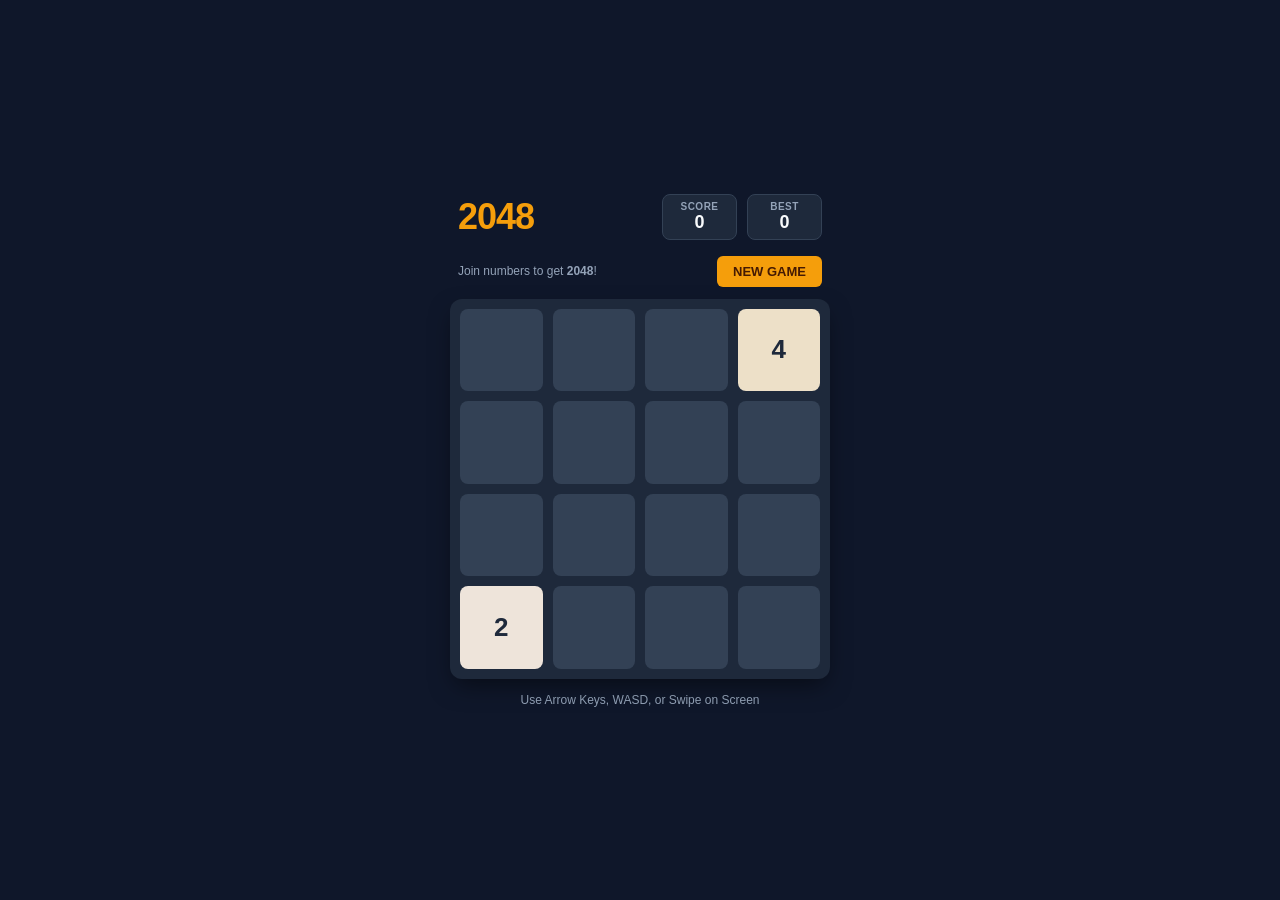
<file: public/games/2048/index.html>
<!DOCTYPE html>
<html lang="en">
<head>
  <meta charset="UTF-8">
  <meta name="viewport" content="width=device-width, initial-scale=1.0, user-scalable=no">
  <title>2048</title>
  <style>
    * { box-sizing: border-box; margin: 0; padding: 0; user-select: none; }
    body {
      background: #0f172a;
      color: #f8fafc;
      font-family: -apple-system, BlinkMacSystemFont, "Segoe UI", Roboto, sans-serif;
      display: flex;
      flex-direction: column;
      align-items: center;
      justify-content: center;
      min-height: 100vh;
      overflow: hidden;
      touch-action: none;
    }
    .header {
      display: flex;
      align-items: center;
      justify-content: space-between;
      width: 100%;
      max-width: 380px;
      margin-bottom: 16px;
      padding: 0 8px;
    }
    .title {
      font-size: 36px;
      font-weight: 900;
      color: #f59e0b;
      letter-spacing: -1px;
    }
    .scores-row {
      display: flex;
      gap: 10px;
    }
    .score-box {
      background: #1e293b;
      border: 1px solid #334155;
      padding: 6px 14px;
      border-radius: 8px;
      text-align: center;
      min-width: 75px;
    }
    .score-label {
      font-size: 10px;
      color: #94a3b8;
      font-weight: 700;
      letter-spacing: 0.5px;
    }
    .score-val {
      font-size: 18px;
      font-weight: 800;
      color: #f8fafc;
    }
    .controls-row {
      display: flex;
      justify-content: space-between;
      align-items: center;
      width: 100%;
      max-width: 380px;
      margin-bottom: 12px;
      padding: 0 8px;
    }
    .btn {
      background: #f59e0b;
      color: #451a03;
      border: none;
      font-weight: 700;
      font-size: 13px;
      padding: 8px 16px;
      border-radius: 6px;
      cursor: pointer;
    }
    .btn:active { transform: scale(0.96); }
    .grid-container {
      position: relative;
      background: #1e293b;
      padding: 10px;
      border-radius: 12px;
      width: 380px;
      height: 380px;
      display: grid;
      grid-template-columns: repeat(4, 1fr);
      grid-template-rows: repeat(4, 1fr);
      gap: 10px;
      box-shadow: 0 10px 25px -5px rgba(0, 0, 0, 0.5);
    }
    .cell {
      background: #334155;
      border-radius: 8px;
      display: flex;
      align-items: center;
      justify-content: center;
      font-size: 26px;
      font-weight: 800;
      transition: transform 0.1s ease-in-out, background-color 0.1s;
    }
    .cell[data-val="2"]    { background: #eee4da; color: #1e293b; }
    .cell[data-val="4"]    { background: #ede0c8; color: #1e293b; }
    .cell[data-val="8"]    { background: #f2b179; color: #f8fafc; }
    .cell[data-val="16"]   { background: #f59563; color: #f8fafc; }
    .cell[data-val="32"]   { background: #f67c5f; color: #f8fafc; }
    .cell[data-val="64"]   { background: #e95938; color: #f8fafc; }
    .cell[data-val="128"]  { background: #edcf72; color: #f8fafc; font-size: 22px; }
    .cell[data-val="256"]  { background: #edcc61; color: #f8fafc; font-size: 22px; }
    .cell[data-val="512"]  { background: #edc850; color: #f8fafc; font-size: 22px; }
    .cell[data-val="1024"] { background: #edc53f; color: #f8fafc; font-size: 18px; }
    .cell[data-val="2048"] { background: #10b981; color: #f8fafc; font-size: 18px; }
    .cell[data-val="4096"] { background: #6366f1; color: #f8fafc; font-size: 18px; }
    
    .overlay {
      position: absolute;
      inset: 0;
      background: rgba(15, 23, 42, 0.88);
      border-radius: 12px;
      display: flex;
      flex-direction: column;
      align-items: center;
      justify-content: center;
      gap: 12px;
      backdrop-filter: blur(4px);
    }
    .overlay.hidden { display: none; }
    .hint {
      margin-top: 14px;
      font-size: 12px;
      color: #94a3b8;
    }
  </style>
</head>
<body>
  <div class="header">
    <div class="title">2048</div>
    <div class="scores-row">
      <div class="score-box">
        <div class="score-label">SCORE</div>
        <div id="score" class="score-val">0</div>
      </div>
      <div class="score-box">
        <div class="score-label">BEST</div>
        <div id="best-score" class="score-val">0</div>
      </div>
    </div>
  </div>

  <div class="controls-row">
    <span style="font-size: 12px; color: #94a3b8;">Join numbers to get <strong>2048</strong>!</span>
    <button id="new-game-btn" class="btn">NEW GAME</button>
  </div>

  <div class="grid-container" id="grid">
    <div class="cell" id="c-0-0"></div><div class="cell" id="c-0-1"></div><div class="cell" id="c-0-2"></div><div class="cell" id="c-0-3"></div>
    <div class="cell" id="c-1-0"></div><div class="cell" id="c-1-1"></div><div class="cell" id="c-1-2"></div><div class="cell" id="c-1-3"></div>
    <div class="cell" id="c-2-0"></div><div class="cell" id="c-2-1"></div><div class="cell" id="c-2-2"></div><div class="cell" id="c-2-3"></div>
    <div class="cell" id="c-3-0"></div><div class="cell" id="c-3-1"></div><div class="cell" id="c-3-2"></div><div class="cell" id="c-3-3"></div>

    <div id="overlay" class="overlay hidden">
      <h2 id="overlay-msg" style="font-size: 26px; font-weight: 800;">GAME OVER</h2>
      <button id="overlay-btn" class="btn">TRY AGAIN</button>
    </div>
  </div>

  <div class="hint">Use Arrow Keys, WASD, or Swipe on Screen</div>

  <script>
    let board = [
      [0,0,0,0],
      [0,0,0,0],
      [0,0,0,0],
      [0,0,0,0]
    ];
    let score = 0;
    let best = parseInt(localStorage.getItem('2048_best') || '0', 10);
    const scoreEl = document.getElementById('score');
    const bestEl = document.getElementById('best-score');
    const overlay = document.getElementById('overlay');
    const overlayMsg = document.getElementById('overlay-msg');
    const overlayBtn = document.getElementById('overlay-btn');
    const newGameBtn = document.getElementById('new-game-btn');

    bestEl.textContent = best;

    function init() {
      board = [
        [0,0,0,0],
        [0,0,0,0],
        [0,0,0,0],
        [0,0,0,0]
      ];
      score = 0;
      updateScore(0);
      overlay.classList.add('hidden');
      spawnTile();
      spawnTile();
      render();
    }

    function spawnTile() {
      const empty = [];
      for (let r = 0; r < 4; r++) {
        for (let c = 0; c < 4; c++) {
          if (board[r][c] === 0) empty.push({ r, c });
        }
      }
      if (empty.length === 0) return;
      const spot = empty[Math.floor(Math.random() * empty.length)];
      board[spot.r][spot.c] = Math.random() < 0.9 ? 2 : 4;
    }

    function render() {
      for (let r = 0; r < 4; r++) {
        for (let c = 0; c < 4; c++) {
          const el = document.getElementById(`c-${r}-${c}`);
          const val = board[r][c];
          el.textContent = val > 0 ? val : '';
          el.setAttribute('data-val', val > 0 ? val : '');
        }
      }
    }

    function updateScore(add) {
      score += add;
      scoreEl.textContent = score;
      if (score > best) {
        best = score;
        bestEl.textContent = best;
        localStorage.setItem('2048_best', best);
      }
    }

    function slideRow(row) {
      let filtered = row.filter(v => v !== 0);
      let scoreGained = 0;
      for (let i = 0; i < filtered.length - 1; i++) {
        if (filtered[i] === filtered[i + 1]) {
          filtered[i] *= 2;
          scoreGained += filtered[i];
          filtered[i + 1] = 0;
        }
      }
      filtered = filtered.filter(v => v !== 0);
      while (filtered.length < 4) filtered.push(0);
      return { newRow: filtered, scoreGained };
    }

    function move(dir) {
      let moved = false;
      let totalGained = 0;

      if (dir === 'left') {
        for (let r = 0; r < 4; r++) {
          const { newRow, scoreGained } = slideRow(board[r]);
          if (newRow.some((v, idx) => v !== board[r][idx])) moved = true;
          board[r] = newRow;
          totalGained += scoreGained;
        }
      } else if (dir === 'right') {
        for (let r = 0; r < 4; r++) {
          const reversed = [...board[r]].reverse();
          const { newRow, scoreGained } = slideRow(reversed);
          const back = newRow.reverse();
          if (back.some((v, idx) => v !== board[r][idx])) moved = true;
          board[r] = back;
          totalGained += scoreGained;
        }
      } else if (dir === 'up') {
        for (let c = 0; c < 4; c++) {
          const col = [board[0][c], board[1][c], board[2][c], board[3][c]];
          const { newRow, scoreGained } = slideRow(col);
          if (newRow.some((v, idx) => v !== col[idx])) moved = true;
          for (let r = 0; r < 4; r++) board[r][c] = newRow[r];
          totalGained += scoreGained;
        }
      } else if (dir === 'down') {
        for (let c = 0; c < 4; c++) {
          const col = [board[3][c], board[2][c], board[1][c], board[0][c]];
          const { newRow, scoreGained } = slideRow(col);
          const back = newRow.reverse();
          if (back.some((v, idx) => v !== board[idx][c])) moved = true;
          for (let r = 0; r < 4; r++) board[r][c] = back[r];
          totalGained += scoreGained;
        }
      }

      if (moved) {
        updateScore(totalGained);
        spawnTile();
        render();
        checkStatus();
      }
    }

    function checkStatus() {
      // Check 2048
      for (let r = 0; r < 4; r++) {
        for (let c = 0; c < 4; c++) {
          if (board[r][c] === 2048 && !window.won2048) {
            window.won2048 = true;
            overlayMsg.textContent = 'YOU WIN!';
            overlayBtn.textContent = 'CONTINUE';
            overlay.classList.remove('hidden');
            return;
          }
        }
      }

      // Check if any moves left
      for (let r = 0; r < 4; r++) {
        for (let c = 0; c < 4; c++) {
          if (board[r][c] === 0) return;
          if (r < 3 && board[r][c] === board[r + 1][c]) return;
          if (c < 3 && board[r][c] === board[r][c + 1]) return;
        }
      }

      // No moves left -> Game Over
      overlayMsg.textContent = 'GAME OVER';
      overlayBtn.textContent = 'TRY AGAIN';
      overlay.classList.remove('hidden');
    }

    window.addEventListener('keydown', (e) => {
      if (['ArrowUp', 'KeyW'].includes(e.code)) { e.preventDefault(); move('up'); }
      if (['ArrowDown', 'KeyS'].includes(e.code)) { e.preventDefault(); move('down'); }
      if (['ArrowLeft', 'KeyA'].includes(e.code)) { e.preventDefault(); move('left'); }
      if (['ArrowRight', 'KeyD'].includes(e.code)) { e.preventDefault(); move('right'); }
    });

    // Touch Swipe
    let touchStartX = 0;
    let touchStartY = 0;
    document.addEventListener('touchstart', e => {
      touchStartX = e.touches[0].clientX;
      touchStartY = e.touches[0].clientY;
    }, { passive: true });

    document.addEventListener('touchend', e => {
      const dx = e.changedTouches[0].clientX - touchStartX;
      const dy = e.changedTouches[0].clientY - touchStartY;
      if (Math.abs(dx) > Math.abs(dy) && Math.abs(dx) > 30) {
        if (dx > 0) move('right');
        else move('left');
      } else if (Math.abs(dy) > 30) {
        if (dy > 0) move('down');
        else move('up');
      }
    }, { passive: true });

    newGameBtn.addEventListener('click', init);
    overlayBtn.addEventListener('click', () => {
      if (overlayMsg.textContent === 'YOU WIN!') {
        overlay.classList.add('hidden');
      } else {
        init();
      }
    });

    init();
  </script>
</body>
</html>
</file>
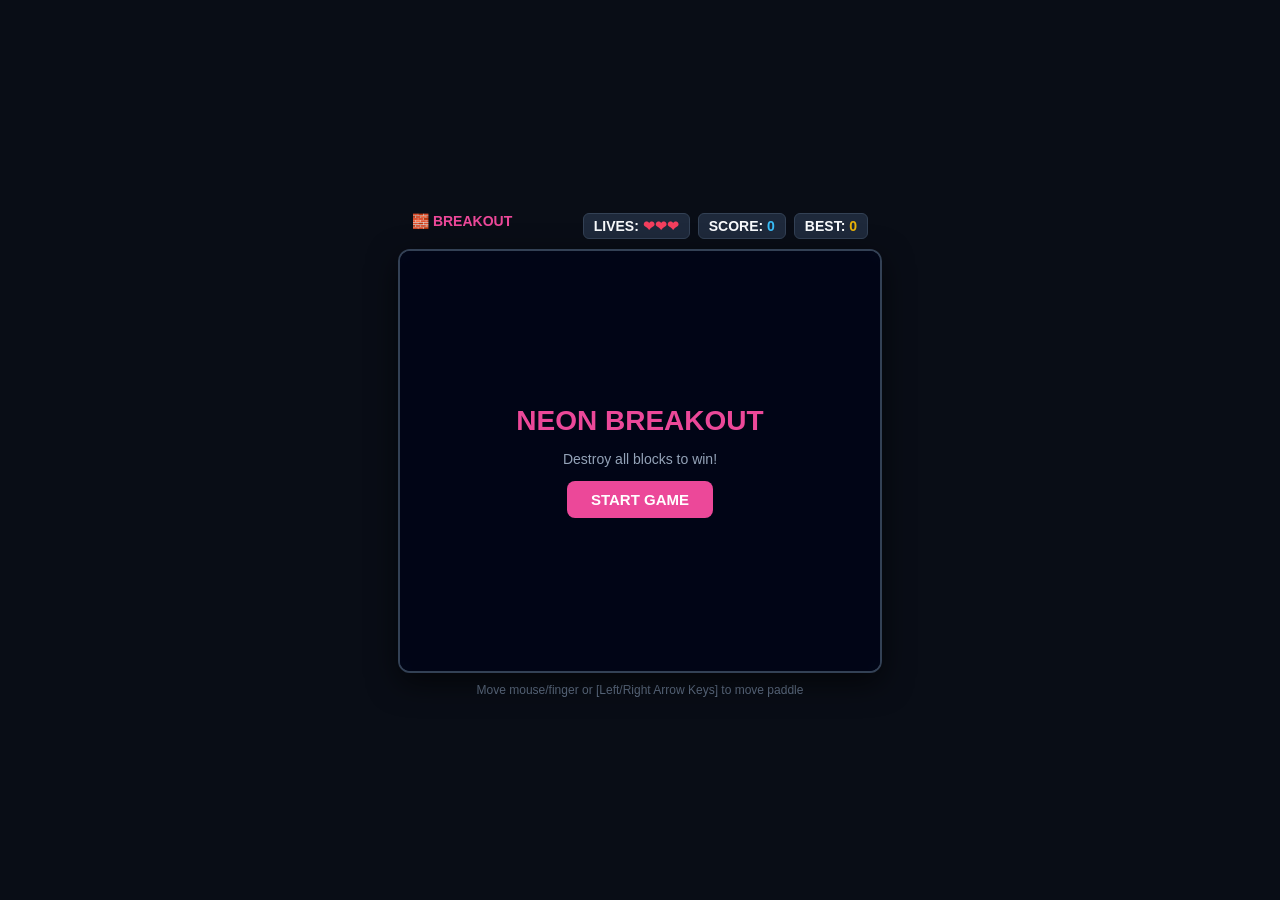
<file: public/games/breakout/index.html>
<!DOCTYPE html>
<html lang="en">
<head>
  <meta charset="UTF-8">
  <meta name="viewport" content="width=device-width, initial-scale=1.0, user-scalable=no">
  <title>Neon Breakout</title>
  <style>
    * { box-sizing: border-box; margin: 0; padding: 0; user-select: none; }
    body {
      background: #090d16;
      color: #f8fafc;
      font-family: -apple-system, BlinkMacSystemFont, "Segoe UI", Roboto, sans-serif;
      display: flex;
      flex-direction: column;
      align-items: center;
      justify-content: center;
      min-height: 100vh;
      overflow: hidden;
      touch-action: none;
    }
    .top-bar {
      display: flex;
      justify-content: space-between;
      width: 100%;
      max-width: 480px;
      padding: 10px 12px;
      font-weight: 700;
      font-size: 14px;
    }
    .badge {
      background: #1e293b;
      padding: 4px 10px;
      border-radius: 6px;
      border: 1px solid #334155;
    }
    .canvas-container {
      position: relative;
      border: 2px solid #334155;
      border-radius: 12px;
      overflow: hidden;
      box-shadow: 0 10px 30px rgba(0,0,0,0.6);
      background: #020617;
    }
    canvas {
      display: block;
      cursor: none;
    }
    .overlay {
      position: absolute;
      inset: 0;
      background: rgba(2, 6, 23, 0.88);
      display: flex;
      flex-direction: column;
      align-items: center;
      justify-content: center;
      gap: 14px;
      backdrop-filter: blur(4px);
    }
    .overlay.hidden { display: none; }
    .btn {
      background: #ec4899;
      color: #ffffff;
      border: none;
      font-weight: 700;
      font-size: 15px;
      padding: 10px 24px;
      border-radius: 8px;
      cursor: pointer;
    }
    .btn:active { transform: scale(0.96); }
    .hint {
      margin-top: 10px;
      font-size: 12px;
      color: #64748b;
    }
  </style>
</head>
<body>
  <div class="top-bar">
    <div style="color: #ec4899; font-weight: 800;">🧱 BREAKOUT</div>
    <div style="display: flex; gap: 8px;">
      <div class="badge">LIVES: <span id="lives-el" style="color: #f43f5e;">❤❤❤</span></div>
      <div class="badge">SCORE: <span id="score-el" style="color: #38bdf8;">0</span></div>
      <div class="badge">BEST: <span id="best-el" style="color: #eab308;">0</span></div>
    </div>
  </div>

  <div class="canvas-container">
    <canvas id="c" width="480" height="420"></canvas>
    <div id="overlay" class="overlay">
      <h2 id="overlay-title" style="font-size: 28px; font-weight: 800; color: #ec4899;">NEON BREAKOUT</h2>
      <p id="overlay-desc" style="color: #94a3b8; font-size: 14px;">Destroy all blocks to win!</p>
      <button id="start-btn" class="btn">START GAME</button>
    </div>
  </div>

  <div class="hint">Move mouse/finger or [Left/Right Arrow Keys] to move paddle</div>

  <script>
    const canvas = document.getElementById('c');
    const ctx = canvas.getContext('2d');
    const livesEl = document.getElementById('lives-el');
    const scoreEl = document.getElementById('score-el');
    const bestEl = document.getElementById('best-el');
    const overlay = document.getElementById('overlay');
    const overlayTitle = document.getElementById('overlay-title');
    const overlayDesc = document.getElementById('overlay-desc');
    const startBtn = document.getElementById('start-btn');

    let best = parseInt(localStorage.getItem('breakout_best') || '0', 10);
    bestEl.textContent = best;

    let score = 0;
    let lives = 3;
    let isPlaying = false;

    const paddle = {
      w: 80,
      h: 12,
      x: 200,
      speed: 8
    };

    let ball = {
      x: 240,
      y: 350,
      vx: 4,
      vy: -4,
      radius: 6
    };

    const rowColors = ['#f43f5e', '#f97316', '#eab308', '#10b981', '#06b6d4'];
    const rowPoints = [50, 40, 30, 20, 10];
    const rows = 5;
    const cols = 8;
    const brickW = 52;
    const brickH = 16;
    const brickPadding = 6;
    const offsetTop = 40;
    const offsetLeft = 12;

    let bricks = [];
    let particles = [];

    let audioCtx = null;
    function sound(freq, type = 'sine', duration = 0.06) {
      try {
        if (!audioCtx) audioCtx = new (window.AudioContext || window.webkitAudioContext)();
        if (audioCtx.state === 'suspended') audioCtx.resume();
        const osc = audioCtx.createOscillator();
        const g = audioCtx.createGain();
        osc.type = type;
        osc.frequency.value = freq;
        g.gain.setValueAtTime(0.08, audioCtx.currentTime);
        g.gain.exponentialRampToValueAtTime(0.001, audioCtx.currentTime + duration);
        osc.connect(g);
        g.connect(audioCtx.destination);
        osc.start();
        osc.stop(audioCtx.currentTime + duration);
      } catch (e) {}
    }

    function initBricks() {
      bricks = [];
      for (let r = 0; r < rows; r++) {
        bricks[r] = [];
        for (let c = 0; c < cols; c++) {
          bricks[r][c] = {
            x: offsetLeft + c * (brickW + brickPadding),
            y: offsetTop + r * (brickH + brickPadding),
            status: 1,
            color: rowColors[r],
            points: rowPoints[r]
          };
        }
      }
    }

    function createParticles(x, y, color) {
      for (let i = 0; i < 8; i++) {
        particles.push({
          x, y,
          vx: (Math.random() - 0.5) * 6,
          vy: (Math.random() - 0.5) * 6,
          color,
          alpha: 1,
          size: Math.random() * 3 + 2
        });
      }
    }

    function resetBall() {
      ball.x = paddle.x + paddle.w / 2;
      ball.y = canvas.height - 40;
      ball.vx = (Math.random() > 0.5 ? 1 : -1) * 3.5;
      ball.vy = -4.5;
    }

    function resetGame() {
      score = 0;
      lives = 3;
      scoreEl.textContent = score;
      updateLives();
      initBricks();
      paddle.x = canvas.width / 2 - paddle.w / 2;
      resetBall();
    }

    function updateLives() {
      let str = '';
      for (let i = 0; i < lives; i++) str += '❤';
      livesEl.textContent = str || '0';
    }

    function update() {
      if (!isPlaying) return;

      // Keyboard paddle move
      if (keys['ArrowLeft'] || keys['KeyA']) {
        paddle.x = Math.max(0, paddle.x - paddle.speed);
      }
      if (keys['ArrowRight'] || keys['KeyD']) {
        paddle.x = Math.min(canvas.width - paddle.w, paddle.x + paddle.speed);
      }

      ball.x += ball.vx;
      ball.y += ball.vy;

      // Wall collision
      if (ball.x + ball.radius >= canvas.width) {
        ball.x = canvas.width - ball.radius;
        ball.vx *= -1;
        sound(400);
      } else if (ball.x - ball.radius <= 0) {
        ball.x = ball.radius;
        ball.vx *= -1;
        sound(400);
      }

      if (ball.y - ball.radius <= 0) {
        ball.y = ball.radius;
        ball.vy *= -1;
        sound(400);
      }

      // Paddle collision
      if (
        ball.y + ball.radius >= canvas.height - 25 - paddle.h &&
        ball.y - ball.radius <= canvas.height - 25 &&
        ball.x >= paddle.x &&
        ball.x <= paddle.x + paddle.w
      ) {
        ball.y = canvas.height - 25 - paddle.h - ball.radius;
        const hitPoint = (ball.x - (paddle.x + paddle.w / 2)) / (paddle.w / 2);
        const speed = Math.min(8, Math.hypot(ball.vx, ball.vy) * 1.02);
        ball.vx = speed * hitPoint;
        ball.vy = -Math.sqrt(Math.max(4, speed * speed - ball.vx * ball.vx));
        sound(550, 'triangle');
      }

      // Brick collision
      let allCleared = true;
      for (let r = 0; r < rows; r++) {
        for (let c = 0; c < cols; c++) {
          const b = bricks[r][c];
          if (b.status === 1) {
            allCleared = false;
            if (
              ball.x + ball.radius > b.x &&
              ball.x - ball.radius < b.x + brickW &&
              ball.y + ball.radius > b.y &&
              ball.y - ball.radius < b.y + brickH
            ) {
              b.status = 0;
              ball.vy *= -1;
              score += b.points;
              scoreEl.textContent = score;
              if (score > best) {
                best = score;
                bestEl.textContent = best;
                localStorage.setItem('breakout_best', best);
              }
              sound(650 + r * 60, 'square');
              createParticles(b.x + brickW / 2, b.y + brickH / 2, b.color);
            }
          }
        }
      }

      // Win check
      if (allCleared) {
        isPlaying = false;
        overlayTitle.textContent = 'YOU WIN!';
        overlayDesc.textContent = `All Bricks Cleared! Score: ${score}`;
        startBtn.textContent = 'PLAY AGAIN';
        overlay.classList.remove('hidden');
      }

      // Bottom fall
      if (ball.y - ball.radius > canvas.height) {
        lives--;
        updateLives();
        sound(200, 'sawtooth', 0.2);
        if (lives <= 0) {
          isPlaying = false;
          overlayTitle.textContent = 'GAME OVER';
          overlayDesc.textContent = `Final Score: ${score}`;
          startBtn.textContent = 'TRY AGAIN';
          overlay.classList.remove('hidden');
        } else {
          resetBall();
        }
      }

      // Particles
      for (let i = particles.length - 1; i >= 0; i--) {
        const p = particles[i];
        p.x += p.vx;
        p.y += p.vy;
        p.alpha -= 0.03;
        if (p.alpha <= 0) particles.splice(i, 1);
      }
    }

    function draw() {
      ctx.fillStyle = '#020617';
      ctx.fillRect(0, 0, canvas.width, canvas.height);

      // Bricks
      for (let r = 0; r < rows; r++) {
        for (let c = 0; c < cols; c++) {
          const b = bricks[r][c];
          if (b.status === 1) {
            ctx.fillStyle = b.color;
            ctx.beginPath();
            ctx.roundRect(b.x, b.y, brickW, brickH, 3);
            ctx.fill();
            // Highlight
            ctx.fillStyle = 'rgba(255,255,255,0.25)';
            ctx.fillRect(b.x, b.y, brickW, 3);
          }
        }
      }

      // Paddle
      const pGrad = ctx.createLinearGradient(paddle.x, 0, paddle.x + paddle.w, 0);
      pGrad.addColorStop(0, '#ec4899');
      pGrad.addColorStop(1, '#a855f7');
      ctx.fillStyle = pGrad;
      ctx.beginPath();
      ctx.roundRect(paddle.x, canvas.height - 25 - paddle.h, paddle.w, paddle.h, 6);
      ctx.fill();

      // Ball
      ctx.fillStyle = '#f8fafc';
      ctx.beginPath();
      ctx.arc(ball.x, ball.y, ball.radius, 0, Math.PI * 2);
      ctx.fill();

      // Particles
      particles.forEach(p => {
        ctx.fillStyle = p.color;
        ctx.globalAlpha = p.alpha;
        ctx.beginPath();
        ctx.arc(p.x, p.y, p.size, 0, Math.PI * 2);
        ctx.fill();
      });
      ctx.globalAlpha = 1;
    }

    function loop() {
      update();
      draw();
      requestAnimationFrame(loop);
    }
    loop();

    const keys = {};
    window.addEventListener('keydown', e => {
      keys[e.code] = true;
    });
    window.addEventListener('keyup', e => {
      keys[e.code] = false;
    });

    // Mouse & touch control
    canvas.addEventListener('mousemove', (e) => {
      const rect = canvas.getBoundingClientRect();
      const mouseX = e.clientX - rect.left;
      paddle.x = Math.max(0, Math.min(canvas.width - paddle.w, mouseX - paddle.w / 2));
    });

    canvas.addEventListener('touchmove', (e) => {
      e.preventDefault();
      const rect = canvas.getBoundingClientRect();
      const touchX = e.touches[0].clientX - rect.left;
      paddle.x = Math.max(0, Math.min(canvas.width - paddle.w, touchX - paddle.w / 2));
    }, { passive: false });

    startBtn.addEventListener('click', () => {
      resetGame();
      isPlaying = true;
      overlay.classList.add('hidden');
    });

    initBricks();
  </script>
</body>
</html>
</file>
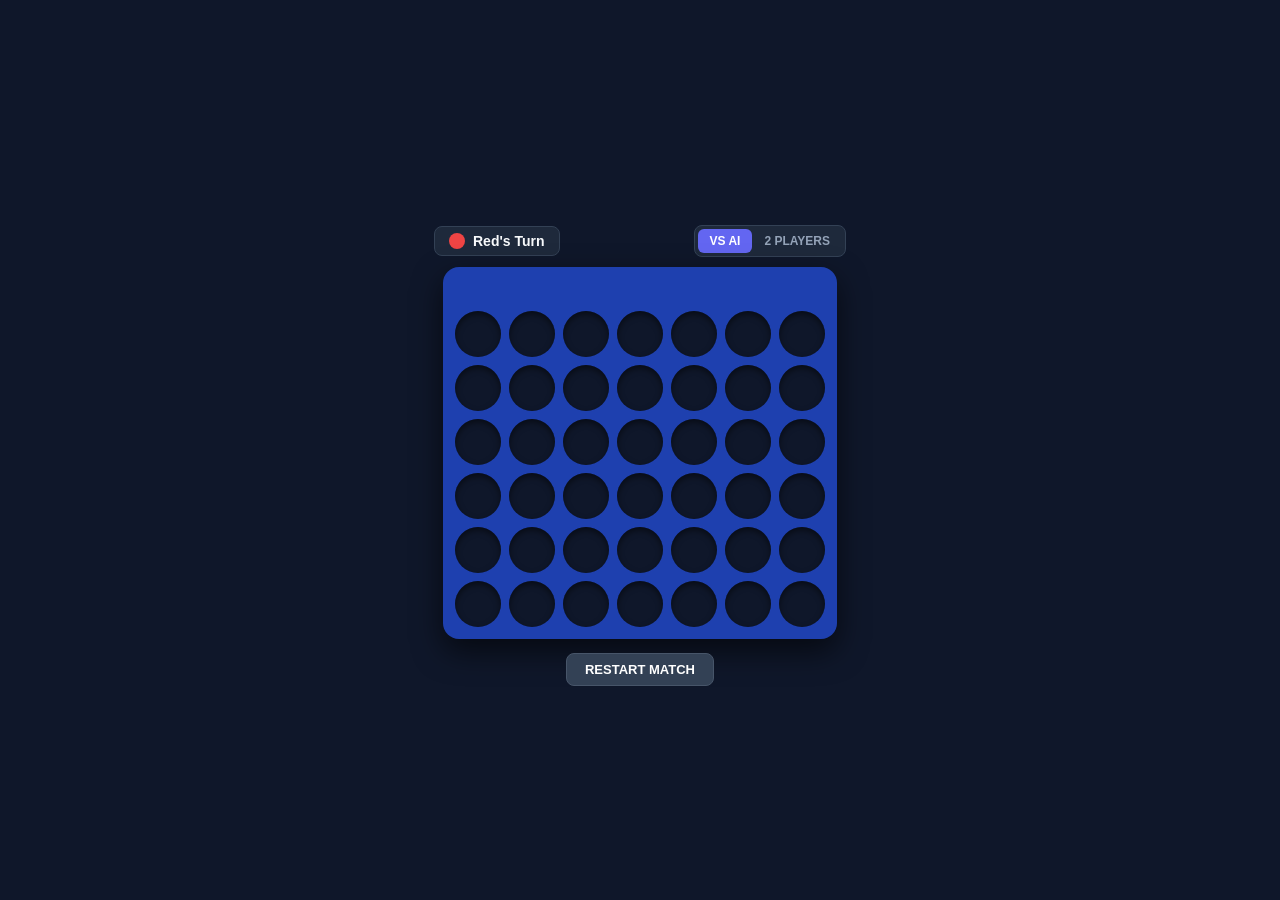
<file: public/games/connect4/index.html>
<!DOCTYPE html>
<html lang="en">
<head>
  <meta charset="UTF-8">
  <meta name="viewport" content="width=device-width, initial-scale=1.0, user-scalable=no">
  <title>Connect Four</title>
  <style>
    * { box-sizing: border-box; margin: 0; padding: 0; user-select: none; }
    body {
      background: #0f172a;
      color: #f8fafc;
      font-family: -apple-system, BlinkMacSystemFont, "Segoe UI", Roboto, sans-serif;
      display: flex;
      flex-direction: column;
      align-items: center;
      justify-content: center;
      min-height: 100vh;
      overflow: hidden;
    }
    .top-panel {
      display: flex;
      justify-content: space-between;
      align-items: center;
      width: 100%;
      max-width: 440px;
      padding: 10px 14px;
    }
    .status-badge {
      display: flex;
      align-items: center;
      gap: 8px;
      background: #1e293b;
      padding: 6px 14px;
      border-radius: 8px;
      border: 1px solid #334155;
      font-weight: 700;
      font-size: 14px;
    }
    .disc-indicator {
      width: 16px;
      height: 16px;
      border-radius: 50%;
      background: #ef4444;
    }
    .mode-switch {
      display: flex;
      background: #1e293b;
      border-radius: 8px;
      padding: 3px;
      border: 1px solid #334155;
    }
    .mode-btn {
      background: transparent;
      border: none;
      color: #94a3b8;
      padding: 5px 12px;
      font-size: 12px;
      font-weight: 600;
      border-radius: 6px;
      cursor: pointer;
    }
    .mode-btn.active {
      background: #6366f1;
      color: white;
      font-weight: 700;
    }
    .board-wrap {
      background: #1e40af;
      padding: 12px;
      border-radius: 16px;
      box-shadow: 0 12px 30px rgba(0,0,0,0.6);
      display: flex;
      flex-direction: column;
      gap: 8px;
    }
    .col-row-select {
      display: grid;
      grid-template-columns: repeat(7, 46px);
      gap: 8px;
      margin-bottom: 4px;
    }
    .col-arrow {
      height: 20px;
      display: flex;
      align-items: center;
      justify-content: center;
      color: #93c5fd;
      font-size: 14px;
      opacity: 0;
      transition: opacity 0.15s;
    }
    .col-arrow.hover { opacity: 1; }
    .grid {
      display: grid;
      grid-template-columns: repeat(7, 46px);
      grid-template-rows: repeat(6, 46px);
      gap: 8px;
      cursor: pointer;
    }
    .slot {
      width: 46px;
      height: 46px;
      background: #0f172a;
      border-radius: 50%;
      box-shadow: inset 0 3px 6px rgba(0,0,0,0.5);
      display: flex;
      align-items: center;
      justify-content: center;
      transition: background-color 0.2s;
    }
    .slot[data-p="1"] { background: #ef4444; }
    .slot[data-p="2"] { background: #eab308; }
    .slot.win {
      animation: pulseWin 0.6s infinite alternate;
      border: 3px solid #ffffff;
    }
    @keyframes pulseWin {
      from { transform: scale(0.92); }
      to { transform: scale(1.08); }
    }
    .controls {
      margin-top: 14px;
      display: flex;
      gap: 12px;
    }
    .btn {
      background: #334155;
      color: white;
      border: 1px solid #475569;
      padding: 8px 18px;
      border-radius: 8px;
      font-weight: 700;
      font-size: 13px;
      cursor: pointer;
    }
    .btn:hover { background: #475569; }
  </style>
</head>
<body>
  <div class="top-panel">
    <div class="status-badge">
      <div id="disc-ind" class="disc-indicator"></div>
      <span id="turn-text">Player 1's Turn</span>
    </div>
    <div class="mode-switch">
      <button id="m-cpu" class="mode-btn active">VS AI</button>
      <button id="m-2p" class="mode-btn">2 PLAYERS</button>
    </div>
  </div>

  <div class="board-wrap">
    <div class="col-row-select" id="arrow-row">
      <div class="col-arrow">▼</div>
      <div class="col-arrow">▼</div>
      <div class="col-arrow">▼</div>
      <div class="col-arrow">▼</div>
      <div class="col-arrow">▼</div>
      <div class="col-arrow">▼</div>
      <div class="col-arrow">▼</div>
    </div>
    <div class="grid" id="grid"></div>
  </div>

  <div class="controls">
    <button id="reset-btn" class="btn">RESTART MATCH</button>
  </div>

  <script>
    const ROWS = 6;
    const COLS = 7;
    let board = [];
    let currentPlayer = 1; // 1 = Red, 2 = Yellow
    let isGameOver = false;
    let mode = 'cpu'; // 'cpu' or '2p'

    const gridEl = document.getElementById('grid');
    const discInd = document.getElementById('disc-ind');
    const turnText = document.getElementById('turn-text');
    const resetBtn = document.getElementById('reset-btn');
    const modeCpuBtn = document.getElementById('m-cpu');
    const mode2pBtn = document.getElementById('m-2p');
    const arrows = document.querySelectorAll('.col-arrow');

    function init() {
      board = Array.from({ length: ROWS }, () => Array(COLS).fill(0));
      currentPlayer = 1;
      isGameOver = false;
      updateTurnUI();
      render();
    }

    function updateTurnUI() {
      if (isGameOver) return;
      discInd.style.background = currentPlayer === 1 ? '#ef4444' : '#eab308';
      turnText.textContent = currentPlayer === 1 ? "Red's Turn" : (mode === 'cpu' ? "AI Thinking..." : "Yellow's Turn");
    }

    function dropDisc(c) {
      if (isGameOver) return;
      if (mode === 'cpu' && currentPlayer === 2) return;

      // Find lowest empty row in col c
      for (let r = ROWS - 1; r >= 0; r--) {
        if (board[r][c] === 0) {
          board[r][c] = currentPlayer;
          const winCombo = checkWin(r, c);
          if (winCombo) {
            handleWin(winCombo);
          } else if (checkDraw()) {
            handleDraw();
          } else {
            currentPlayer = currentPlayer === 1 ? 2 : 1;
            updateTurnUI();
            render();
            if (mode === 'cpu' && currentPlayer === 2 && !isGameOver) {
              setTimeout(aiTurn, 400);
            }
          }
          render();
          return;
        }
      }
    }

    function aiTurn() {
      if (isGameOver) return;
      // 1. Can AI win immediately?
      for (let c = 0; c < COLS; c++) {
        const r = getLowestRow(c);
        if (r !== -1) {
          board[r][c] = 2;
          if (checkWin(r, c)) {
            handleWin(checkWin(r, c));
            render();
            return;
          }
          board[r][c] = 0;
        }
      }

      // 2. Can player win next move? Block them!
      for (let c = 0; c < COLS; c++) {
        const r = getLowestRow(c);
        if (r !== -1) {
          board[r][c] = 1;
          if (checkWin(r, c)) {
            board[r][c] = 2;
            const winCombo = checkWin(r, c);
            if (winCombo) handleWin(winCombo);
            else {
              currentPlayer = 1;
              updateTurnUI();
            }
            render();
            return;
          }
          board[r][c] = 0;
        }
      }

      // 3. Prefer center column or valid random
      const preferred = [3, 2, 4, 1, 5, 0, 6];
      let chosenCol = 3;
      for (let c of preferred) {
        if (getLowestRow(c) !== -1) {
          chosenCol = c;
          break;
        }
      }

      const r = getLowestRow(chosenCol);
      if (r !== -1) {
        board[r][chosenCol] = 2;
        const winCombo = checkWin(r, chosenCol);
        if (winCombo) {
          handleWin(winCombo);
        } else if (checkDraw()) {
          handleDraw();
        } else {
          currentPlayer = 1;
          updateTurnUI();
        }
      }
      render();
    }

    function getLowestRow(c) {
      for (let r = ROWS - 1; r >= 0; r--) {
        if (board[r][c] === 0) return r;
      }
      return -1;
    }

    function checkWin(r, c) {
      const p = board[r][c];
      const directions = [
        [[0, 1], [0, -1]],   // horizontal
        [[1, 0], [-1, 0]],   // vertical
        [[1, 1], [-1, -1]],  // diagonal \
        [[1, -1], [-1, 1]]   // diagonal /
      ];

      for (let dir of directions) {
        const combo = [[r, c]];
        for (let [dr, dc] of dir) {
          let step = 1;
          while (true) {
            const nr = r + dr * step;
            const nc = c + dc * step;
            if (nr >= 0 && nr < ROWS && nc >= 0 && nc < COLS && board[nr][nc] === p) {
              combo.push([nr, nc]);
              step++;
            } else {
              break;
            }
          }
        }
        if (combo.length >= 4) return combo;
      }
      return null;
    }

    function checkDraw() {
      return board.every(row => row.every(cell => cell !== 0));
    }

    function handleWin(combo) {
      isGameOver = true;
      const winnerName = currentPlayer === 1 ? 'Red' : (mode === 'cpu' ? 'AI' : 'Yellow');
      turnText.textContent = `${winnerName} Wins! 🎉`;
      combo.forEach(([r, c]) => {
        const slotEl = document.getElementById(`slot-${r}-${c}`);
        if (slotEl) slotEl.classList.add('win');
      });
    }

    function handleDraw() {
      isGameOver = true;
      turnText.textContent = "It's a Draw!";
    }

    function render() {
      gridEl.innerHTML = '';
      for (let r = 0; r < ROWS; r++) {
        for (let c = 0; c < COLS; c++) {
          const div = document.createElement('div');
          div.className = 'slot';
          div.id = `slot-${r}-${c}`;
          const val = board[r][c];
          if (val > 0) div.setAttribute('data-p', val);

          div.addEventListener('mouseenter', () => {
            arrows[c]?.classList.add('hover');
          });
          div.addEventListener('mouseleave', () => {
            arrows[c]?.classList.remove('hover');
          });
          div.addEventListener('click', () => {
            dropDisc(c);
          });

          gridEl.appendChild(div);
        }
      }
    }

    modeCpuBtn.addEventListener('click', () => {
      mode = 'cpu';
      modeCpuBtn.classList.add('active');
      mode2pBtn.classList.remove('active');
      init();
    });

    mode2pBtn.addEventListener('click', () => {
      mode = '2p';
      mode2pBtn.classList.add('active');
      modeCpuBtn.classList.remove('active');
      init();
    });

    resetBtn.addEventListener('click', init);

    init();
  </script>
</body>
</html>
</file>
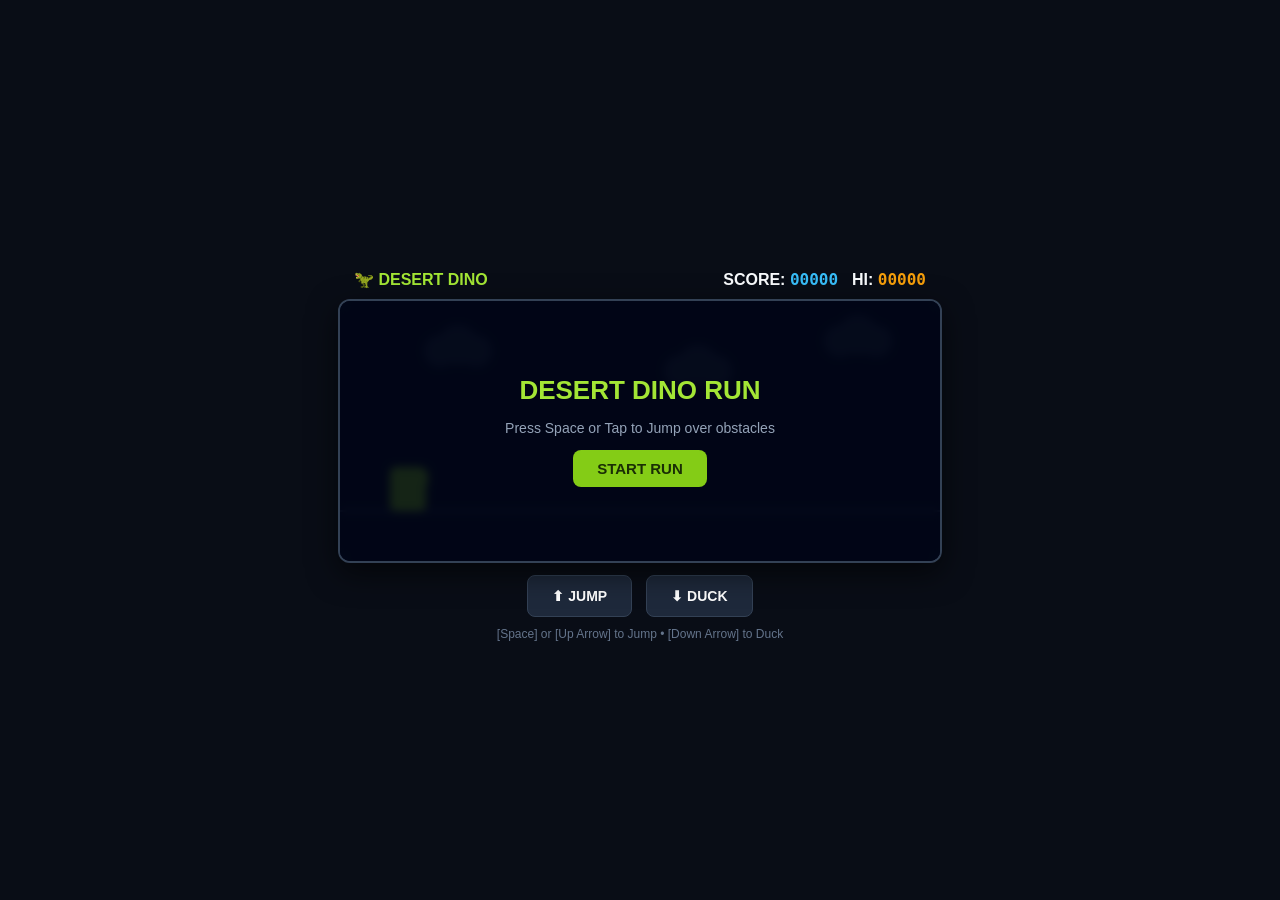
<file: public/games/dino-run/index.html>
<!DOCTYPE html>
<html lang="en">
<head>
  <meta charset="UTF-8">
  <meta name="viewport" content="width=device-width, initial-scale=1.0, user-scalable=no">
  <title>Desert Dino Run</title>
  <style>
    * { box-sizing: border-box; margin: 0; padding: 0; user-select: none; }
    body {
      background: #090d16;
      color: #f8fafc;
      font-family: -apple-system, BlinkMacSystemFont, "Segoe UI", Roboto, sans-serif;
      display: flex;
      flex-direction: column;
      align-items: center;
      justify-content: center;
      min-height: 100vh;
      overflow: hidden;
      touch-action: manipulation;
    }
    .top-bar {
      display: flex;
      justify-content: space-between;
      width: 100%;
      max-width: 600px;
      padding: 10px 14px;
      font-weight: 700;
    }
    .canvas-wrap {
      position: relative;
      border: 2px solid #334155;
      border-radius: 12px;
      overflow: hidden;
      box-shadow: 0 10px 30px rgba(0,0,0,0.6);
      background: #020617;
    }
    canvas { display: block; }
    .overlay {
      position: absolute;
      inset: 0;
      background: rgba(2, 6, 23, 0.85);
      display: flex;
      flex-direction: column;
      align-items: center;
      justify-content: center;
      gap: 14px;
      backdrop-filter: blur(4px);
    }
    .overlay.hidden { display: none; }
    .btn {
      background: #84cc16;
      color: #1a2e05;
      border: none;
      font-weight: 700;
      font-size: 15px;
      padding: 10px 24px;
      border-radius: 8px;
      cursor: pointer;
    }
    .btn:active { transform: scale(0.96); }
    .controls-panel {
      display: flex;
      gap: 14px;
      margin-top: 12px;
    }
    .c-btn {
      background: #1e293b;
      border: 1px solid #334155;
      color: white;
      padding: 12px 24px;
      border-radius: 8px;
      font-weight: 700;
      font-size: 14px;
    }
    .hint {
      margin-top: 10px;
      font-size: 12px;
      color: #64748b;
    }
  </style>
</head>
<body>
  <div class="top-bar">
    <div style="color: #a3e635; font-weight: 800;">🦖 DESERT DINO</div>
    <div style="display: flex; gap: 14px;">
      <div>SCORE: <span id="score-el" style="color: #38bdf8; font-family: monospace; font-size: 16px;">00000</span></div>
      <div>HI: <span id="hi-el" style="color: #f59e0b; font-family: monospace; font-size: 16px;">00000</span></div>
    </div>
  </div>

  <div class="canvas-wrap">
    <canvas id="c" width="600" height="260"></canvas>
    <div id="overlay" class="overlay">
      <h2 id="title" style="font-size: 26px; font-weight: 800; color: #a3e635;">DESERT DINO RUN</h2>
      <p id="msg" style="color: #94a3b8; font-size: 14px;">Press Space or Tap to Jump over obstacles</p>
      <button id="start-btn" class="btn">START RUN</button>
    </div>
  </div>

  <div class="controls-panel">
    <button class="c-btn" id="btn-jump">⬆ JUMP</button>
    <button class="c-btn" id="btn-duck">⬇ DUCK</button>
  </div>

  <div class="hint">[Space] or [Up Arrow] to Jump • [Down Arrow] to Duck</div>

  <script>
    const canvas = document.getElementById('c');
    const ctx = canvas.getContext('2d');
    const scoreEl = document.getElementById('score-el');
    const hiEl = document.getElementById('hi-el');
    const overlay = document.getElementById('overlay');
    const titleEl = document.getElementById('title');
    const msgEl = document.getElementById('msg');
    const startBtn = document.getElementById('start-btn');

    let hiScore = parseInt(localStorage.getItem('dino_hi') || '0', 10);
    hiEl.textContent = String(hiScore).padStart(5, '0');

    let isPlaying = false;
    let score = 0;
    let speed = 6;
    let frame = 0;

    const GROUND_Y = 210;

    let dino = {
      x: 50,
      y: GROUND_Y - 44,
      w: 40,
      h: 44,
      vy: 0,
      isGrounded: true,
      isDucking: false
    };

    let obstacles = [];
    let clouds = [
      { x: 100, y: 50, speed: 0.5 },
      { x: 340, y: 70, speed: 0.7 },
      { x: 500, y: 40, speed: 0.4 }
    ];

    let audioCtx = null;
    function beep(freq, duration = 0.05) {
      try {
        if (!audioCtx) audioCtx = new (window.AudioContext || window.webkitAudioContext)();
        if (audioCtx.state === 'suspended') audioCtx.resume();
        const osc = audioCtx.createOscillator();
        const g = audioCtx.createGain();
        osc.frequency.setValueAtTime(freq, audioCtx.currentTime);
        g.gain.setValueAtTime(0.08, audioCtx.currentTime);
        g.gain.exponentialRampToValueAtTime(0.001, audioCtx.currentTime + duration);
        osc.connect(g);
        g.connect(audioCtx.destination);
        osc.start();
        osc.stop(audioCtx.currentTime + duration);
      } catch (e) {}
    }

    function jump() {
      if (!isPlaying) {
        startRun();
        return;
      }
      if (dino.isGrounded) {
        dino.vy = -12.5;
        dino.isGrounded = false;
        beep(480);
      }
    }

    function duck(isDown) {
      dino.isDucking = isDown;
      if (isDown && !dino.isGrounded) {
        dino.vy += 6; // fast fall
      }
    }

    function startRun() {
      score = 0;
      speed = 6;
      frame = 0;
      obstacles = [];
      dino.y = GROUND_Y - 44;
      dino.vy = 0;
      dino.isGrounded = true;
      dino.isDucking = false;
      isPlaying = true;
      overlay.classList.add('hidden');
    }

    function gameOver() {
      isPlaying = false;
      beep(150, 0.2);
      if (score > hiScore) {
        hiScore = score;
        hiEl.textContent = String(hiScore).padStart(5, '0');
        localStorage.setItem('dino_hi', hiScore);
      }
      titleEl.textContent = 'GAME OVER';
      msgEl.textContent = `Score: ${score} | High: ${hiScore}`;
      startBtn.textContent = 'PLAY AGAIN';
      overlay.classList.remove('hidden');
    }

    function update() {
      if (!isPlaying) return;
      frame++;

      // Score increment
      if (frame % 5 === 0) {
        score++;
        scoreEl.textContent = String(score).padStart(5, '0');
        if (score % 100 === 0) beep(800, 0.1);
        if (score % 250 === 0) speed += 0.5;
      }

      // Physics
      dino.vy += 0.72; // Gravity
      dino.y += dino.vy;

      const currentH = dino.isDucking && dino.isGrounded ? 26 : 44;
      if (dino.y >= GROUND_Y - currentH) {
        dino.y = GROUND_Y - currentH;
        dino.vy = 0;
        dino.isGrounded = true;
      }

      // Obstacle spawner
      if (frame % Math.max(60, Math.floor(130 - speed * 4)) === 0 && Math.random() < 0.8) {
        const isBird = score > 150 && Math.random() < 0.35;
        if (isBird) {
          obstacles.push({
            x: canvas.width,
            y: GROUND_Y - 52, // Requires ducking or jumping depending on height
            w: 36,
            h: 22,
            type: 'bird'
          });
        } else {
          const typeCount = Math.floor(Math.random() * 2) + 1;
          obstacles.push({
            x: canvas.width,
            y: GROUND_Y - 40,
            w: 18 * typeCount,
            h: 40,
            type: 'cactus'
          });
        }
      }

      // Move obstacles
      const currentW = dino.isDucking && dino.isGrounded ? 50 : 36;
      for (let i = obstacles.length - 1; i >= 0; i--) {
        const o = obstacles[i];
        o.x -= speed;

        // Collision check
        if (
          dino.x + 6 < o.x + o.w &&
          dino.x + currentW - 6 > o.x &&
          dino.y + 4 < o.y + o.h &&
          dino.y + currentH > o.y
        ) {
          gameOver();
          return;
        }

        if (o.x + o.w < -20) {
          obstacles.splice(i, 1);
        }
      }

      // Clouds
      clouds.forEach(c => {
        c.x -= c.speed;
        if (c.x < -60) c.x = canvas.width + 40;
      });
    }

    function draw() {
      ctx.fillStyle = '#020617';
      ctx.fillRect(0, 0, canvas.width, canvas.height);

      // Clouds
      ctx.fillStyle = '#1e293b';
      clouds.forEach(c => {
        ctx.beginPath();
        ctx.arc(c.x, c.y, 16, 0, Math.PI * 2);
        ctx.arc(c.x + 18, c.y - 6, 20, 0, Math.PI * 2);
        ctx.arc(c.x + 36, c.y, 16, 0, Math.PI * 2);
        ctx.fill();
      });

      // Ground Line
      ctx.strokeStyle = '#334155';
      ctx.lineWidth = 2;
      ctx.beginPath();
      ctx.moveTo(0, GROUND_Y);
      ctx.lineTo(canvas.width, GROUND_Y);
      ctx.stroke();

      // Dino
      ctx.fillStyle = '#84cc16';
      if (dino.isDucking && dino.isGrounded) {
        // Ducking dino
        ctx.beginPath();
        ctx.roundRect(dino.x, dino.y, 50, 26, 6);
        ctx.fill();
        // Eye
        ctx.fillStyle = '#020617';
        ctx.fillRect(dino.x + 40, dino.y + 4, 4, 4);
      } else {
        // Normal standing/jumping dino
        ctx.beginPath();
        ctx.roundRect(dino.x, dino.y, 36, 44, 6);
        ctx.fill();
        // Eye
        ctx.fillStyle = '#020617';
        ctx.fillRect(dino.x + 24, dino.y + 6, 4, 4);
        // Snout
        ctx.fillStyle = '#84cc16';
        ctx.fillRect(dino.x + 20, dino.y + 4, 18, 14);
      }

      // Obstacles
      obstacles.forEach(o => {
        if (o.type === 'bird') {
          ctx.fillStyle = '#f43f5e';
          ctx.beginPath();
          ctx.ellipse(o.x + o.w / 2, o.y + o.h / 2, o.w / 2, o.h / 2, 0, 0, Math.PI * 2);
          ctx.fill();
          // Beak
          ctx.fillStyle = '#f59e0b';
          ctx.beginPath();
          ctx.moveTo(o.x, o.y + o.h / 2);
          ctx.lineTo(o.x - 8, o.y + o.h / 2 + 3);
          ctx.lineTo(o.x, o.y + o.h / 2 + 6);
          ctx.fill();
        } else {
          // Cactus
          ctx.fillStyle = '#10b981';
          ctx.beginPath();
          ctx.roundRect(o.x, o.y, o.w, o.h, 4);
          ctx.fill();
        }
      });
    }

    function loop() {
      update();
      draw();
      requestAnimationFrame(loop);
    }
    loop();

    window.addEventListener('keydown', (e) => {
      if (['Space', 'ArrowUp', 'KeyW'].includes(e.code)) {
        e.preventDefault();
        jump();
      } else if (['ArrowDown', 'KeyS'].includes(e.code)) {
        e.preventDefault();
        duck(true);
      }
    });

    window.addEventListener('keyup', (e) => {
      if (['ArrowDown', 'KeyS'].includes(e.code)) {
        duck(false);
      }
    });

    startBtn.addEventListener('click', startRun);
    canvas.addEventListener('pointerdown', jump);

    document.getElementById('btn-jump').addEventListener('click', jump);
    document.getElementById('btn-duck').addEventListener('pointerdown', () => duck(true));
    document.getElementById('btn-duck').addEventListener('pointerup', () => duck(false));
  </script>
</body>
</html>
</file>
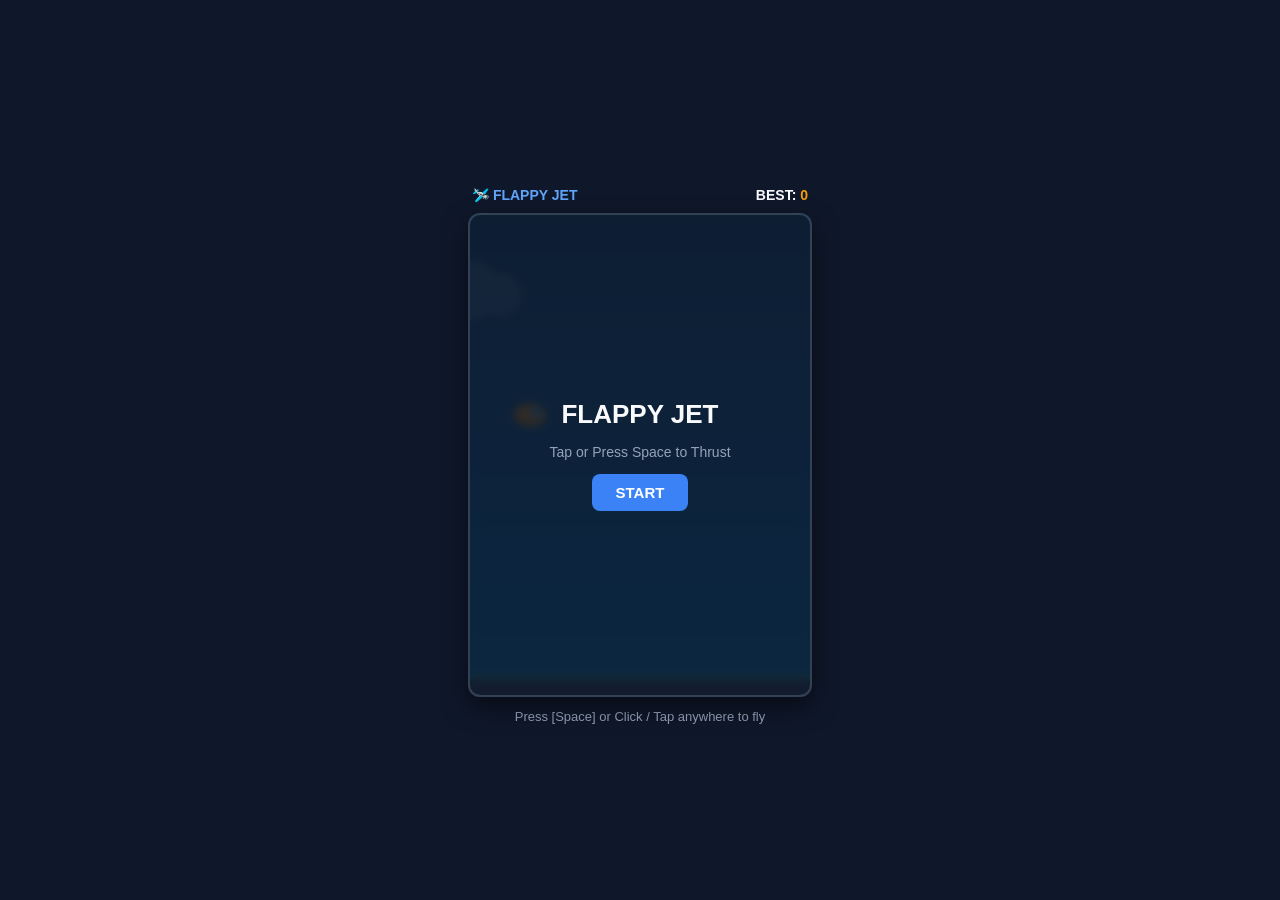
<file: public/games/flappy/index.html>
<!DOCTYPE html>
<html lang="en">
<head>
  <meta charset="UTF-8">
  <meta name="viewport" content="width=device-width, initial-scale=1.0, user-scalable=no">
  <title>Flappy Jet</title>
  <style>
    * { box-sizing: border-box; margin: 0; padding: 0; user-select: none; }
    body {
      background: #0f172a;
      color: #f8fafc;
      font-family: -apple-system, BlinkMacSystemFont, "Segoe UI", Roboto, sans-serif;
      display: flex;
      flex-direction: column;
      align-items: center;
      justify-content: center;
      min-height: 100vh;
      overflow: hidden;
      touch-action: manipulation;
    }
    .top-info {
      display: flex;
      justify-content: space-between;
      width: 100%;
      max-width: 360px;
      padding: 10px 12px;
      font-weight: 700;
      font-size: 14px;
    }
    .canvas-box {
      position: relative;
      border: 2px solid #334155;
      border-radius: 12px;
      overflow: hidden;
      box-shadow: 0 10px 25px rgba(0,0,0,0.5);
    }
    canvas {
      display: block;
      cursor: pointer;
    }
    .overlay {
      position: absolute;
      inset: 0;
      background: rgba(15, 23, 42, 0.85);
      display: flex;
      flex-direction: column;
      align-items: center;
      justify-content: center;
      gap: 14px;
      backdrop-filter: blur(4px);
    }
    .overlay.hidden { display: none; }
    .btn {
      background: #3b82f6;
      color: #ffffff;
      border: none;
      font-weight: 700;
      font-size: 15px;
      padding: 10px 24px;
      border-radius: 8px;
      cursor: pointer;
    }
    .btn:active { transform: scale(0.96); }
    .hint {
      margin-top: 12px;
      font-size: 13px;
      color: #94a3b8;
    }
  </style>
</head>
<body>
  <div class="top-info">
    <div style="color: #60a5fa;">🛩️ FLAPPY JET</div>
    <div>BEST: <span id="high-score" style="color: #f59e0b;">0</span></div>
  </div>

  <div class="canvas-box">
    <canvas id="c" width="340" height="480"></canvas>
    <div id="overlay" class="overlay">
      <h2 id="title" style="font-size: 26px; font-weight: 800;">FLAPPY JET</h2>
      <p id="msg" style="color: #94a3b8; font-size: 14px;">Tap or Press Space to Thrust</p>
      <button id="start-btn" class="btn">START</button>
    </div>
  </div>

  <div class="hint">Press [Space] or Click / Tap anywhere to fly</div>

  <script>
    const canvas = document.getElementById('c');
    const ctx = canvas.getContext('2d');
    const highScoreEl = document.getElementById('high-score');
    const overlay = document.getElementById('overlay');
    const titleEl = document.getElementById('title');
    const msgEl = document.getElementById('msg');
    const startBtn = document.getElementById('start-btn');

    let best = parseInt(localStorage.getItem('flappy_best') || '0', 10);
    highScoreEl.textContent = best;

    let bird = { x: 60, y: 200, vy: 0, radius: 14 };
    const GRAVITY = 0.38;
    const JUMP = -6.8;
    let pipes = [];
    let frame = 0;
    let score = 0;
    let isPlaying = false;
    let isGameOver = false;

    let audioCtx = null;
    function flapSound() {
      try {
        if (!audioCtx) audioCtx = new (window.AudioContext || window.webkitAudioContext)();
        if (audioCtx.state === 'suspended') audioCtx.resume();
        const osc = audioCtx.createOscillator();
        const g = audioCtx.createGain();
        osc.frequency.setValueAtTime(400, audioCtx.currentTime);
        osc.frequency.exponentialRampToValueAtTime(700, audioCtx.currentTime + 0.08);
        g.gain.setValueAtTime(0.1, audioCtx.currentTime);
        g.gain.linearRampToValueAtTime(0.01, audioCtx.currentTime + 0.08);
        osc.connect(g);
        g.connect(audioCtx.destination);
        osc.start();
        osc.stop(audioCtx.currentTime + 0.08);
      } catch (e) {}
    }

    function pointSound() {
      try {
        if (!audioCtx) audioCtx = new (window.AudioContext || window.webkitAudioContext)();
        const osc = audioCtx.createOscillator();
        const g = audioCtx.createGain();
        osc.frequency.setValueAtTime(580, audioCtx.currentTime);
        osc.frequency.setValueAtTime(880, audioCtx.currentTime + 0.08);
        g.gain.setValueAtTime(0.12, audioCtx.currentTime);
        g.gain.linearRampToValueAtTime(0.01, audioCtx.currentTime + 0.16);
        osc.connect(g);
        g.connect(audioCtx.destination);
        osc.start();
        osc.stop(audioCtx.currentTime + 0.16);
      } catch (e) {}
    }

    function start() {
      bird = { x: 60, y: 200, vy: 0, radius: 14 };
      pipes = [];
      score = 0;
      frame = 0;
      isPlaying = true;
      isGameOver = false;
      overlay.classList.add('hidden');
    }

    function flap() {
      if (!isPlaying) {
        start();
        return;
      }
      bird.vy = JUMP;
      flapSound();
    }

    function gameOver() {
      isPlaying = false;
      isGameOver = true;
      if (score > best) {
        best = score;
        highScoreEl.textContent = best;
        localStorage.setItem('flappy_best', best);
      }
      titleEl.textContent = 'CRASHED!';
      msgEl.textContent = `Score: ${score} | High: ${best}`;
      startBtn.textContent = 'TRY AGAIN';
      overlay.classList.remove('hidden');
    }

    function update() {
      if (!isPlaying) return;
      frame++;

      bird.vy += GRAVITY;
      bird.y += bird.vy;

      // Ground or ceiling
      if (bird.y + bird.radius >= canvas.height - 20 || bird.y - bird.radius <= 0) {
        gameOver();
        return;
      }

      // Spawn pipes
      if (frame % 90 === 0) {
        const gap = 120;
        const topHeight = Math.floor(Math.random() * (canvas.height - 180 - gap)) + 40;
        pipes.push({
          x: canvas.width,
          top: topHeight,
          bottom: canvas.height - 20 - (topHeight + gap),
          width: 46,
          passed: false
        });
      }

      // Move pipes & collision
      for (let i = pipes.length - 1; i >= 0; i--) {
        const p = pipes[i];
        p.x -= 2.5;

        // Collision box
        if (
          bird.x + bird.radius > p.x &&
          bird.x - bird.radius < p.x + p.width
        ) {
          if (
            bird.y - bird.radius < p.top ||
            bird.y + bird.radius > canvas.height - 20 - p.bottom
          ) {
            gameOver();
            return;
          }
        }

        // Passed
        if (!p.passed && p.x + p.width < bird.x) {
          p.passed = true;
          score++;
          pointSound();
        }

        if (p.x + p.width < -10) {
          pipes.splice(i, 1);
        }
      }
    }

    function draw() {
      // Sky background
      const skyGrad = ctx.createLinearGradient(0, 0, 0, canvas.height);
      skyGrad.addColorStop(0, '#0c4a6e');
      skyGrad.addColorStop(1, '#0284c7');
      ctx.fillStyle = skyGrad;
      ctx.fillRect(0, 0, canvas.width, canvas.height);

      // Clouds
      ctx.fillStyle = 'rgba(255, 255, 255, 0.2)';
      ctx.beginPath();
      ctx.arc((frame * 0.4) % (canvas.width + 60) - 30, 80, 24, 0, Math.PI * 2);
      ctx.arc((frame * 0.4) % (canvas.width + 60), 75, 30, 0, Math.PI * 2);
      ctx.arc((frame * 0.4) % (canvas.width + 60) + 30, 80, 22, 0, Math.PI * 2);
      ctx.fill();

      // Pipes
      pipes.forEach(p => {
        // Top pipe
        const grad = ctx.createLinearGradient(p.x, 0, p.x + p.width, 0);
        grad.addColorStop(0, '#15803d');
        grad.addColorStop(0.5, '#22c55e');
        grad.addColorStop(1, '#166534');
        ctx.fillStyle = grad;
        ctx.fillRect(p.x, 0, p.width, p.top);
        ctx.fillRect(p.x - 3, p.top - 16, p.width + 6, 16);

        // Bottom pipe
        const bY = canvas.height - 20 - p.bottom;
        ctx.fillRect(p.x, bY, p.width, p.bottom);
        ctx.fillRect(p.x - 3, bY, p.width + 6, 16);
      });

      // Ground
      ctx.fillStyle = '#334155';
      ctx.fillRect(0, canvas.height - 20, canvas.width, 20);
      ctx.fillStyle = '#10b981';
      ctx.fillRect(0, canvas.height - 20, canvas.width, 4);

      // Draw Bird / Jet
      ctx.save();
      ctx.translate(bird.x, bird.y);
      const angle = Math.min(Math.PI / 4, Math.max(-Math.PI / 4, bird.vy * 0.08));
      ctx.rotate(angle);

      // Jet body
      ctx.fillStyle = '#f59e0b';
      ctx.beginPath();
      ctx.ellipse(0, 0, 16, 11, 0, 0, Math.PI * 2);
      ctx.fill();

      // Cockpit window
      ctx.fillStyle = '#38bdf8';
      ctx.beginPath();
      ctx.arc(6, -2, 5, 0, Math.PI * 2);
      ctx.fill();

      // Wing
      ctx.fillStyle = '#d97706';
      ctx.beginPath();
      ctx.moveTo(-6, 2);
      ctx.lineTo(2, 2);
      ctx.lineTo(-4, 9);
      ctx.closePath();
      ctx.fill();

      // Jet exhaust flame
      if (bird.vy < 0) {
        ctx.fillStyle = '#ef4444';
        ctx.beginPath();
        ctx.moveTo(-16, -3);
        ctx.lineTo(-24 - Math.random() * 6, 0);
        ctx.lineTo(-16, 3);
        ctx.closePath();
        ctx.fill();
      }

      ctx.restore();

      // Score counter
      if (isPlaying) {
        ctx.fillStyle = '#ffffff';
        ctx.strokeStyle = '#0f172a';
        ctx.lineWidth = 4;
        ctx.font = 'bold 36px -apple-system, sans-serif';
        ctx.textAlign = 'center';
        ctx.strokeText(score, canvas.width / 2, 60);
        ctx.fillText(score, canvas.width / 2, 60);
      }
    }

    function loop() {
      update();
      draw();
      requestAnimationFrame(loop);
    }
    loop();

    startBtn.addEventListener('click', flap);
    canvas.addEventListener('pointerdown', (e) => {
      e.preventDefault();
      flap();
    });

    window.addEventListener('keydown', (e) => {
      if (e.code === 'Space' || e.code === 'ArrowUp') {
        e.preventDefault();
        flap();
      }
    });
  </script>
</body>
</html>
</file>
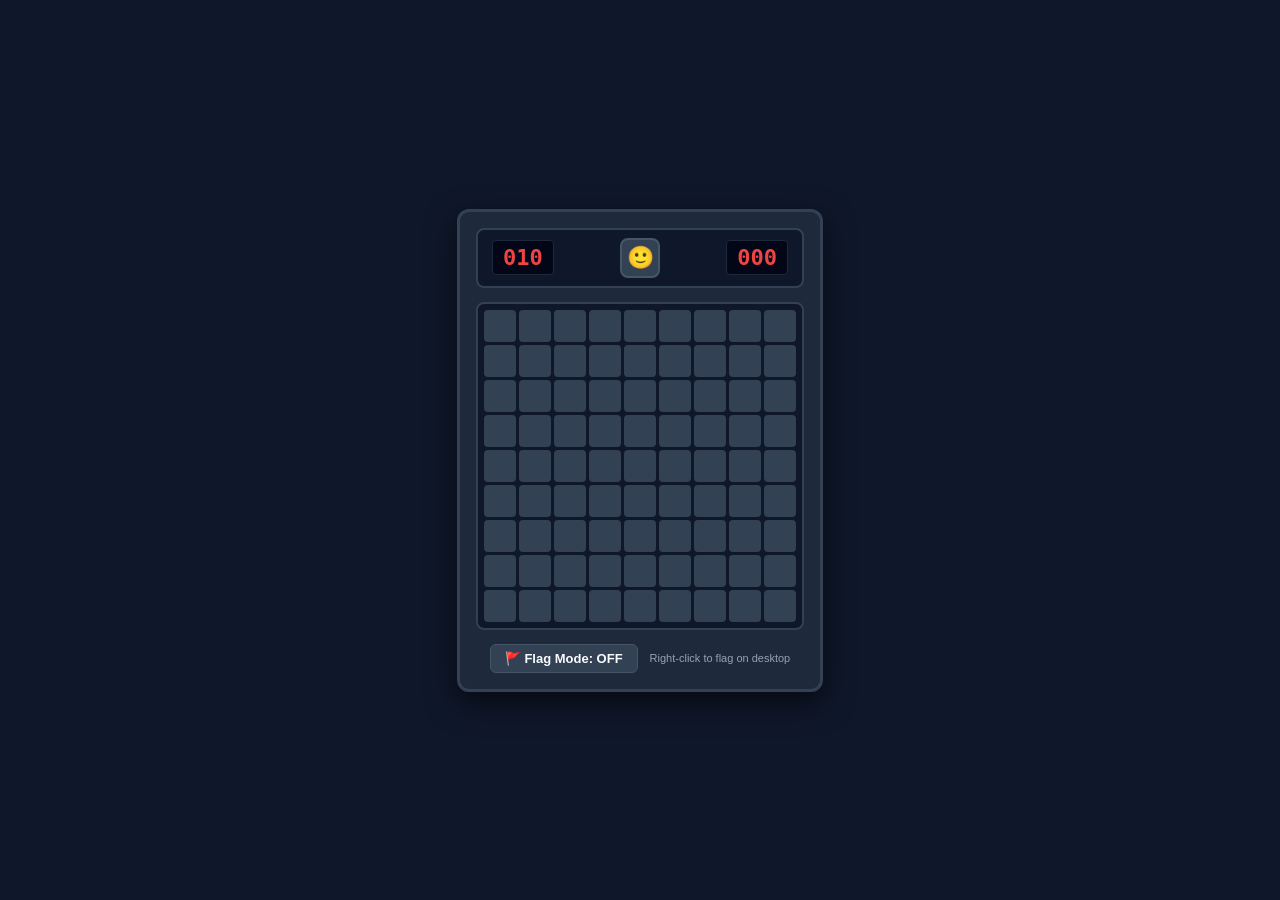
<file: public/games/minesweeper/index.html>
<!DOCTYPE html>
<html lang="en">
<head>
  <meta charset="UTF-8">
  <meta name="viewport" content="width=device-width, initial-scale=1.0, user-scalable=no">
  <title>Minesweeper</title>
  <style>
    * { box-sizing: border-box; margin: 0; padding: 0; user-select: none; }
    body {
      background: #0f172a;
      color: #f8fafc;
      font-family: -apple-system, BlinkMacSystemFont, "Segoe UI", Roboto, sans-serif;
      display: flex;
      flex-direction: column;
      align-items: center;
      justify-content: center;
      min-height: 100vh;
      overflow: hidden;
    }
    .board-container {
      background: #1e293b;
      border: 3px solid #334155;
      border-radius: 12px;
      padding: 16px;
      box-shadow: 0 10px 30px rgba(0,0,0,0.6);
      display: flex;
      flex-direction: column;
      align-items: center;
    }
    .top-panel {
      display: flex;
      justify-content: space-between;
      align-items: center;
      width: 100%;
      background: #0f172a;
      border: 2px solid #334155;
      border-radius: 8px;
      padding: 8px 14px;
      margin-bottom: 14px;
    }
    .digital-lcd {
      background: #020617;
      color: #ef4444;
      font-family: monospace;
      font-size: 22px;
      font-weight: 900;
      padding: 4px 10px;
      border-radius: 4px;
      border: 1px solid #1e293b;
      min-width: 58px;
      text-align: center;
    }
    .face-btn {
      background: #334155;
      border: 2px solid #475569;
      font-size: 22px;
      width: 40px;
      height: 40px;
      border-radius: 8px;
      cursor: pointer;
      display: flex;
      align-items: center;
      justify-content: center;
    }
    .face-btn:active { transform: scale(0.92); }
    .grid {
      display: grid;
      grid-template-columns: repeat(9, 32px);
      grid-template-rows: repeat(9, 32px);
      gap: 3px;
      background: #0f172a;
      padding: 6px;
      border-radius: 8px;
      border: 2px solid #334155;
    }
    .cell {
      background: #334155;
      border-radius: 4px;
      display: flex;
      align-items: center;
      justify-content: center;
      font-weight: 800;
      font-size: 15px;
      cursor: pointer;
    }
    .cell:hover { background: #475569; }
    .cell.revealed {
      background: #1e293b;
      cursor: default;
    }
    .cell.revealed[data-num="1"] { color: #38bdf8; }
    .cell.revealed[data-num="2"] { color: #4ade80; }
    .cell.revealed[data-num="3"] { color: #f87171; }
    .cell.revealed[data-num="4"] { color: #a78bfa; }
    .cell.revealed[data-num="5"] { color: #fb923c; }
    .cell.revealed[data-num="6"] { color: #2dd4bf; }
    .cell.mine { background: #dc2626 !important; }
    .footer-tools {
      margin-top: 14px;
      display: flex;
      align-items: center;
      gap: 12px;
    }
    .toggle-flag-btn {
      background: #334155;
      border: 1px solid #475569;
      color: #f8fafc;
      padding: 6px 14px;
      font-size: 13px;
      font-weight: 600;
      border-radius: 6px;
      cursor: pointer;
      display: flex;
      align-items: center;
      gap: 6px;
    }
    .toggle-flag-btn.active {
      background: #ef4444;
      color: white;
    }
  </style>
</head>
<body>
  <div class="board-container">
    <div class="top-panel">
      <div class="digital-lcd" id="mines-count">010</div>
      <button class="face-btn" id="face-btn">🙂</button>
      <div class="digital-lcd" id="timer">000</div>
    </div>

    <div class="grid" id="grid"></div>

    <div class="footer-tools">
      <button class="toggle-flag-btn" id="flag-mode-btn">🚩 Flag Mode: OFF</button>
      <span style="font-size: 11px; color: #94a3b8;">Right-click to flag on desktop</span>
    </div>
  </div>

  <script>
    const ROWS = 9;
    const COLS = 9;
    const TOTAL_MINES = 10;

    let board = [];
    let isGameOver = false;
    let isWon = false;
    let timer = 0;
    let timerInterval = null;
    let flagMode = false;
    let flagsCount = 0;

    const gridEl = document.getElementById('grid');
    const minesCountEl = document.getElementById('mines-count');
    const timerEl = document.getElementById('timer');
    const faceBtn = document.getElementById('face-btn');
    const flagModeBtn = document.getElementById('flag-mode-btn');

    function init() {
      board = [];
      isGameOver = false;
      isWon = false;
      timer = 0;
      flagsCount = 0;
      faceBtn.textContent = '🙂';
      clearInterval(timerInterval);
      timerInterval = null;
      timerEl.textContent = '000';
      updateMinesDisplay();

      // Build 2D grid
      for (let r = 0; r < ROWS; r++) {
        board[r] = [];
        for (let c = 0; c < COLS; c++) {
          board[r][c] = {
            mine: false,
            revealed: false,
            flagged: false,
            count: 0
          };
        }
      }

      // Plant mines
      let planted = 0;
      while (planted < TOTAL_MINES) {
        const r = Math.floor(Math.random() * ROWS);
        const c = Math.floor(Math.random() * COLS);
        if (!board[r][c].mine) {
          board[r][c].mine = true;
          planted++;
        }
      }

      // Calculate neighbor counts
      for (let r = 0; r < ROWS; r++) {
        for (let c = 0; c < COLS; c++) {
          if (!board[r][c].mine) {
            let count = 0;
            for (let dr = -1; dr <= 1; dr++) {
              for (let dc = -1; dc <= 1; dc++) {
                const nr = r + dr;
                const nc = c + dc;
                if (nr >= 0 && nr < ROWS && nc >= 0 && nc < COLS && board[nr][nc].mine) {
                  count++;
                }
              }
            }
            board[r][c].count = count;
          }
        }
      }

      render();
    }

    function updateMinesDisplay() {
      const remaining = Math.max(0, TOTAL_MINES - flagsCount);
      minesCountEl.textContent = String(remaining).padStart(3, '0');
    }

    function startTimer() {
      if (timerInterval) return;
      timerInterval = setInterval(() => {
        timer++;
        timerEl.textContent = String(Math.min(999, timer)).padStart(3, '0');
      }, 1000);
    }

    function reveal(r, c) {
      if (isGameOver || isWon || board[r][c].revealed || board[r][c].flagged) return;

      startTimer();

      const cell = board[r][c];
      cell.revealed = true;

      if (cell.mine) {
        // Boom!
        isGameOver = true;
        faceBtn.textContent = '😵';
        clearInterval(timerInterval);
        // Reveal all mines
        for (let row = 0; row < ROWS; row++) {
          for (let col = 0; col < COLS; col++) {
            if (board[row][col].mine) {
              board[row][col].revealed = true;
            }
          }
        }
        render();
        return;
      }

      // Flood fill if count is 0
      if (cell.count === 0) {
        for (let dr = -1; dr <= 1; dr++) {
          for (let dc = -1; dc <= 1; dc++) {
            const nr = r + dr;
            const nc = c + dc;
            if (nr >= 0 && nr < ROWS && nc >= 0 && nc < COLS) {
              reveal(nr, nc);
            }
          }
        }
      }

      checkWin();
      render();
    }

    function toggleFlag(r, c) {
      if (isGameOver || isWon || board[r][c].revealed) return;
      startTimer();
      const cell = board[r][c];
      cell.flagged = !cell.flagged;
      flagsCount += cell.flagged ? 1 : -1;
      updateMinesDisplay();
      render();
    }

    function checkWin() {
      let unrevealedSafe = 0;
      for (let r = 0; r < ROWS; r++) {
        for (let c = 0; c < COLS; c++) {
          if (!board[r][c].mine && !board[r][c].revealed) {
            unrevealedSafe++;
          }
        }
      }
      if (unrevealedSafe === 0) {
        isWon = true;
        faceBtn.textContent = '😎';
        clearInterval(timerInterval);
      }
    }

    function render() {
      gridEl.innerHTML = '';
      for (let r = 0; r < ROWS; r++) {
        for (let c = 0; c < COLS; c++) {
          const item = board[r][c];
          const div = document.createElement('div');
          div.className = 'cell';

          if (item.revealed) {
            div.classList.add('revealed');
            if (item.mine) {
              div.classList.add('mine');
              div.textContent = '💣';
            } else if (item.count > 0) {
              div.textContent = item.count;
              div.setAttribute('data-num', item.count);
            }
          } else if (item.flagged) {
            div.textContent = '🚩';
          }

          div.addEventListener('click', (e) => {
            if (flagMode) {
              toggleFlag(r, c);
            } else {
              reveal(r, c);
            }
          });

          div.addEventListener('contextmenu', (e) => {
            e.preventDefault();
            toggleFlag(r, c);
          });

          gridEl.appendChild(div);
        }
      }
    }

    faceBtn.addEventListener('click', init);

    flagModeBtn.addEventListener('click', () => {
      flagMode = !flagMode;
      flagModeBtn.classList.toggle('active', flagMode);
      flagModeBtn.textContent = flagMode ? '🚩 Flag Mode: ON' : '🚩 Flag Mode: OFF';
    });

    init();
  </script>
</body>
</html>
</file>
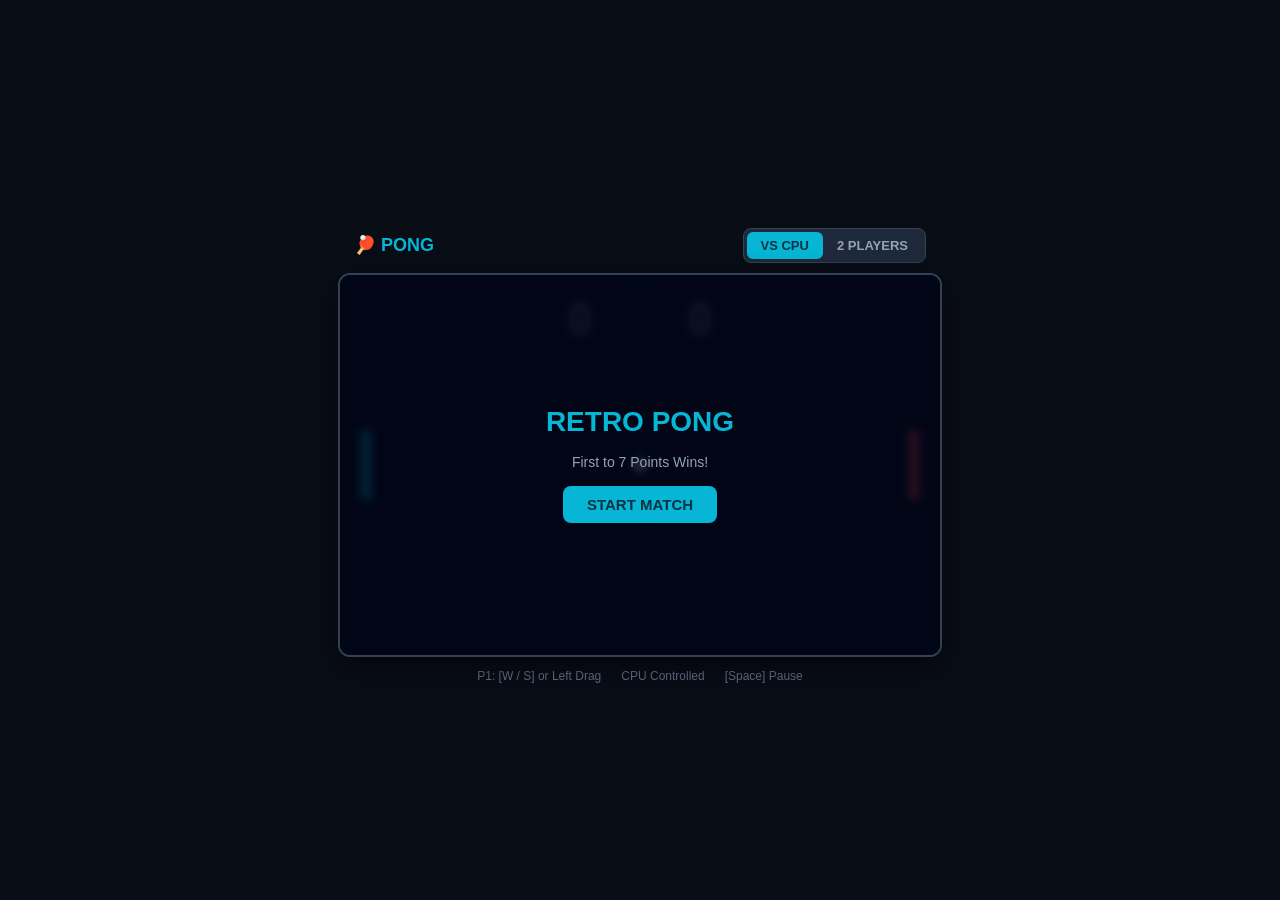
<file: public/games/pong/index.html>
<!DOCTYPE html>
<html lang="en">
<head>
  <meta charset="UTF-8">
  <meta name="viewport" content="width=device-width, initial-scale=1.0, user-scalable=no">
  <title>Retro Pong</title>
  <style>
    * { box-sizing: border-box; margin: 0; padding: 0; user-select: none; }
    body {
      background: #090d16;
      color: #f8fafc;
      font-family: -apple-system, BlinkMacSystemFont, "Segoe UI", Roboto, sans-serif;
      display: flex;
      flex-direction: column;
      align-items: center;
      justify-content: center;
      min-height: 100vh;
      overflow: hidden;
    }
    .top-bar {
      display: flex;
      justify-content: space-between;
      align-items: center;
      width: 100%;
      max-width: 600px;
      padding: 10px 14px;
    }
    .mode-pills {
      display: flex;
      background: #1e293b;
      border-radius: 8px;
      padding: 3px;
      border: 1px solid #334155;
    }
    .mode-btn {
      background: transparent;
      border: none;
      color: #94a3b8;
      padding: 6px 14px;
      font-size: 13px;
      font-weight: 600;
      border-radius: 6px;
      cursor: pointer;
    }
    .mode-btn.active {
      background: #06b6d4;
      color: #083344;
      font-weight: 700;
    }
    .canvas-wrap {
      position: relative;
      border: 2px solid #334155;
      border-radius: 12px;
      overflow: hidden;
      box-shadow: 0 10px 30px rgba(0,0,0,0.6);
      background: #020617;
    }
    canvas {
      display: block;
    }
    .overlay {
      position: absolute;
      inset: 0;
      background: rgba(2, 6, 23, 0.85);
      display: flex;
      flex-direction: column;
      align-items: center;
      justify-content: center;
      gap: 16px;
      backdrop-filter: blur(4px);
    }
    .overlay.hidden { display: none; }
    .btn {
      background: #06b6d4;
      color: #083344;
      border: none;
      font-weight: 700;
      font-size: 15px;
      padding: 10px 24px;
      border-radius: 8px;
      cursor: pointer;
    }
    .btn:active { transform: scale(0.96); }
    .footer-hint {
      margin-top: 12px;
      font-size: 12px;
      color: #64748b;
      display: flex;
      gap: 20px;
    }
  </style>
</head>
<body>
  <div class="top-bar">
    <div style="font-weight: 800; color: #06b6d4; font-size: 18px;">🏓 PONG</div>
    <div class="mode-pills">
      <button id="mode-cpu" class="mode-btn active">VS CPU</button>
      <button id="mode-2p" class="mode-btn">2 PLAYERS</button>
    </div>
  </div>

  <div class="canvas-wrap">
    <canvas id="pongCanvas" width="600" height="380"></canvas>
    <div id="overlay" class="overlay">
      <h2 id="overlay-title" style="font-size: 28px; font-weight: 800; color: #06b6d4;">RETRO PONG</h2>
      <p id="overlay-sub" style="color: #94a3b8; font-size: 14px;">First to 7 Points Wins!</p>
      <button id="playBtn" class="btn">START MATCH</button>
    </div>
  </div>

  <div class="footer-hint">
    <span>P1: [W / S] or Left Drag</span>
    <span id="p2-hint">CPU Controlled</span>
    <span>[Space] Pause</span>
  </div>

  <script>
    const canvas = document.getElementById('pongCanvas');
    const ctx = canvas.getContext('2d');
    const overlay = document.getElementById('overlay');
    const overlayTitle = document.getElementById('overlay-title');
    const overlaySub = document.getElementById('overlay-sub');
    const playBtn = document.getElementById('playBtn');
    const modeCpuBtn = document.getElementById('mode-cpu');
    const mode2pBtn = document.getElementById('mode-2p');
    const p2Hint = document.getElementById('p2-hint');

    let mode = 'cpu'; // 'cpu' or '2p'
    let isPlaying = false;
    let isPaused = false;
    const WIN_SCORE = 7;

    const paddleWidth = 12;
    const paddleHeight = 70;
    let p1 = { y: canvas.height / 2 - paddleHeight / 2, score: 0, speed: 7 };
    let p2 = { y: canvas.height / 2 - paddleHeight / 2, score: 0, speed: 5.5 };

    let ball = {
      x: canvas.width / 2,
      y: canvas.height / 2,
      vx: 5,
      vy: 2.5,
      radius: 7
    };

    const keys = {};

    let audioCtx = null;
    function beep(freq, duration = 0.08) {
      try {
        if (!audioCtx) audioCtx = new (window.AudioContext || window.webkitAudioContext)();
        if (audioCtx.state === 'suspended') audioCtx.resume();
        const osc = audioCtx.createOscillator();
        const gain = audioCtx.createGain();
        osc.frequency.value = freq;
        gain.gain.setValueAtTime(0.1, audioCtx.currentTime);
        gain.gain.exponentialRampToValueAtTime(0.001, audioCtx.currentTime + duration);
        osc.connect(gain);
        gain.connect(audioCtx.destination);
        osc.start();
        osc.stop(audioCtx.currentTime + duration);
      } catch (e) {}
    }

    function resetBall(direction) {
      ball.x = canvas.width / 2;
      ball.y = canvas.height / 2;
      const angle = (Math.random() * Math.PI / 4) - Math.PI / 8;
      const speed = 5.5;
      ball.vx = direction * speed * Math.cos(angle);
      ball.vy = speed * Math.sin(angle);
    }

    function resetGame() {
      p1.score = 0;
      p2.score = 0;
      p1.y = canvas.height / 2 - paddleHeight / 2;
      p2.y = canvas.height / 2 - paddleHeight / 2;
      resetBall(Math.random() < 0.5 ? 1 : -1);
    }

    function update() {
      if (!isPlaying || isPaused) return;

      // P1 movement
      if (keys['KeyW'] || keys['ArrowUp'] && mode === 'cpu') {
        p1.y = Math.max(10, p1.y - p1.speed);
      }
      if (keys['KeyS'] || keys['ArrowDown'] && mode === 'cpu') {
        p1.y = Math.min(canvas.height - paddleHeight - 10, p1.y + p1.speed);
      }

      // P2 movement
      if (mode === '2p') {
        if (keys['ArrowUp']) p2.y = Math.max(10, p2.y - p2.speed);
        if (keys['ArrowDown']) p2.y = Math.min(canvas.height - paddleHeight - 10, p2.y + p2.speed);
      } else {
        // CPU AI
        const center = p2.y + paddleHeight / 2;
        if (center < ball.y - 12) {
          p2.y = Math.min(canvas.height - paddleHeight - 10, p2.y + p2.speed);
        } else if (center > ball.y + 12) {
          p2.y = Math.max(10, p2.y - p2.speed);
        }
      }

      // Ball update
      ball.x += ball.vx;
      ball.y += ball.vy;

      // Top / Bottom wall bounce
      if (ball.y - ball.radius <= 0) {
        ball.y = ball.radius;
        ball.vy *= -1;
        beep(300);
      } else if (ball.y + ball.radius >= canvas.height) {
        ball.y = canvas.height - ball.radius;
        ball.vy *= -1;
        beep(300);
      }

      // P1 paddle bounce
      if (ball.x - ball.radius <= 20 + paddleWidth && ball.x + ball.radius >= 20) {
        if (ball.y >= p1.y && ball.y <= p1.y + paddleHeight) {
          ball.x = 20 + paddleWidth + ball.radius;
          const hitPoint = (ball.y - (p1.y + paddleHeight / 2)) / (paddleHeight / 2);
          const maxAngle = Math.PI / 3;
          const speed = Math.min(11, Math.hypot(ball.vx, ball.vy) * 1.05);
          ball.vx = speed * Math.cos(hitPoint * maxAngle);
          ball.vy = speed * Math.sin(hitPoint * maxAngle);
          beep(480);
        }
      }

      // P2 paddle bounce
      if (ball.x + ball.radius >= canvas.width - 20 - paddleWidth && ball.x - ball.radius <= canvas.width - 20) {
        if (ball.y >= p2.y && ball.y <= p2.y + paddleHeight) {
          ball.x = canvas.width - 20 - paddleWidth - ball.radius;
          const hitPoint = (ball.y - (p2.y + paddleHeight / 2)) / (paddleHeight / 2);
          const maxAngle = Math.PI / 3;
          const speed = Math.min(11, Math.hypot(ball.vx, ball.vy) * 1.05);
          ball.vx = -speed * Math.cos(hitPoint * maxAngle);
          ball.vy = speed * Math.sin(hitPoint * maxAngle);
          beep(440);
        }
      }

      // Score checks
      if (ball.x < 0) {
        p2.score++;
        beep(220, 0.2);
        if (p2.score >= WIN_SCORE) {
          endGame(mode === 'cpu' ? 'CPU WINS' : 'PLAYER 2 WINS');
        } else {
          resetBall(1);
        }
      } else if (ball.x > canvas.width) {
        p1.score++;
        beep(660, 0.2);
        if (p1.score >= WIN_SCORE) {
          endGame('PLAYER 1 WINS!');
        } else {
          resetBall(-1);
        }
      }
    }

    function endGame(winner) {
      isPlaying = false;
      overlayTitle.textContent = winner;
      overlaySub.textContent = `Final Score: ${p1.score} - ${p2.score}`;
      playBtn.textContent = 'PLAY AGAIN';
      overlay.classList.remove('hidden');
    }

    function draw() {
      ctx.fillStyle = '#020617';
      ctx.fillRect(0, 0, canvas.width, canvas.height);

      // Center dashed line
      ctx.strokeStyle = '#1e293b';
      ctx.lineWidth = 3;
      ctx.setLineDash([10, 10]);
      ctx.beginPath();
      ctx.moveTo(canvas.width / 2, 0);
      ctx.lineTo(canvas.width / 2, canvas.height);
      ctx.stroke();
      ctx.setLineDash([]);

      // Scores
      ctx.fillStyle = '#64748b';
      ctx.font = 'bold 44px -apple-system, monospace';
      ctx.textAlign = 'center';
      ctx.fillText(p1.score, canvas.width / 2 - 60, 60);
      ctx.fillText(p2.score, canvas.width / 2 + 60, 60);

      // Paddles
      ctx.fillStyle = '#06b6d4';
      ctx.beginPath();
      ctx.roundRect(20, p1.y, paddleWidth, paddleHeight, 4);
      ctx.fill();

      ctx.fillStyle = mode === 'cpu' ? '#f43f5e' : '#a855f7';
      ctx.beginPath();
      ctx.roundRect(canvas.width - 20 - paddleWidth, p2.y, paddleWidth, paddleHeight, 4);
      ctx.fill();

      // Ball
      ctx.fillStyle = '#f8fafc';
      ctx.beginPath();
      ctx.arc(ball.x, ball.y, ball.radius, 0, Math.PI * 2);
      ctx.fill();
    }

    function loop() {
      update();
      draw();
      requestAnimationFrame(loop);
    }
    loop();

    playBtn.addEventListener('click', () => {
      resetGame();
      isPlaying = true;
      overlay.classList.add('hidden');
    });

    modeCpuBtn.addEventListener('click', () => {
      mode = 'cpu';
      modeCpuBtn.classList.add('active');
      mode2pBtn.classList.remove('active');
      p2Hint.textContent = 'CPU Controlled';
      resetGame();
    });

    mode2pBtn.addEventListener('click', () => {
      mode = '2p';
      mode2pBtn.classList.add('active');
      modeCpuBtn.classList.remove('active');
      p2Hint.textContent = 'P2: [↑ / ↓]';
      resetGame();
    });

    window.addEventListener('keydown', (e) => {
      keys[e.code] = true;
      if (e.code === 'Space') {
        e.preventDefault();
        if (isPlaying) {
          isPaused = !isPaused;
        }
      }
    });

    window.addEventListener('keyup', (e) => {
      keys[e.code] = false;
    });

    // Touch support for paddles
    canvas.addEventListener('touchmove', (e) => {
      e.preventDefault();
      const rect = canvas.getBoundingClientRect();
      for (let i = 0; i < e.touches.length; i++) {
        const touch = e.touches[i];
        const tx = touch.clientX - rect.left;
        const ty = touch.clientY - rect.top;
        if (tx < canvas.width / 2) {
          p1.y = Math.max(10, Math.min(canvas.height - paddleHeight - 10, ty - paddleHeight / 2));
        } else if (mode === '2p') {
          p2.y = Math.max(10, Math.min(canvas.height - paddleHeight - 10, ty - paddleHeight / 2));
        }
      }
    }, { passive: false });
  </script>
</body>
</html>
</file>
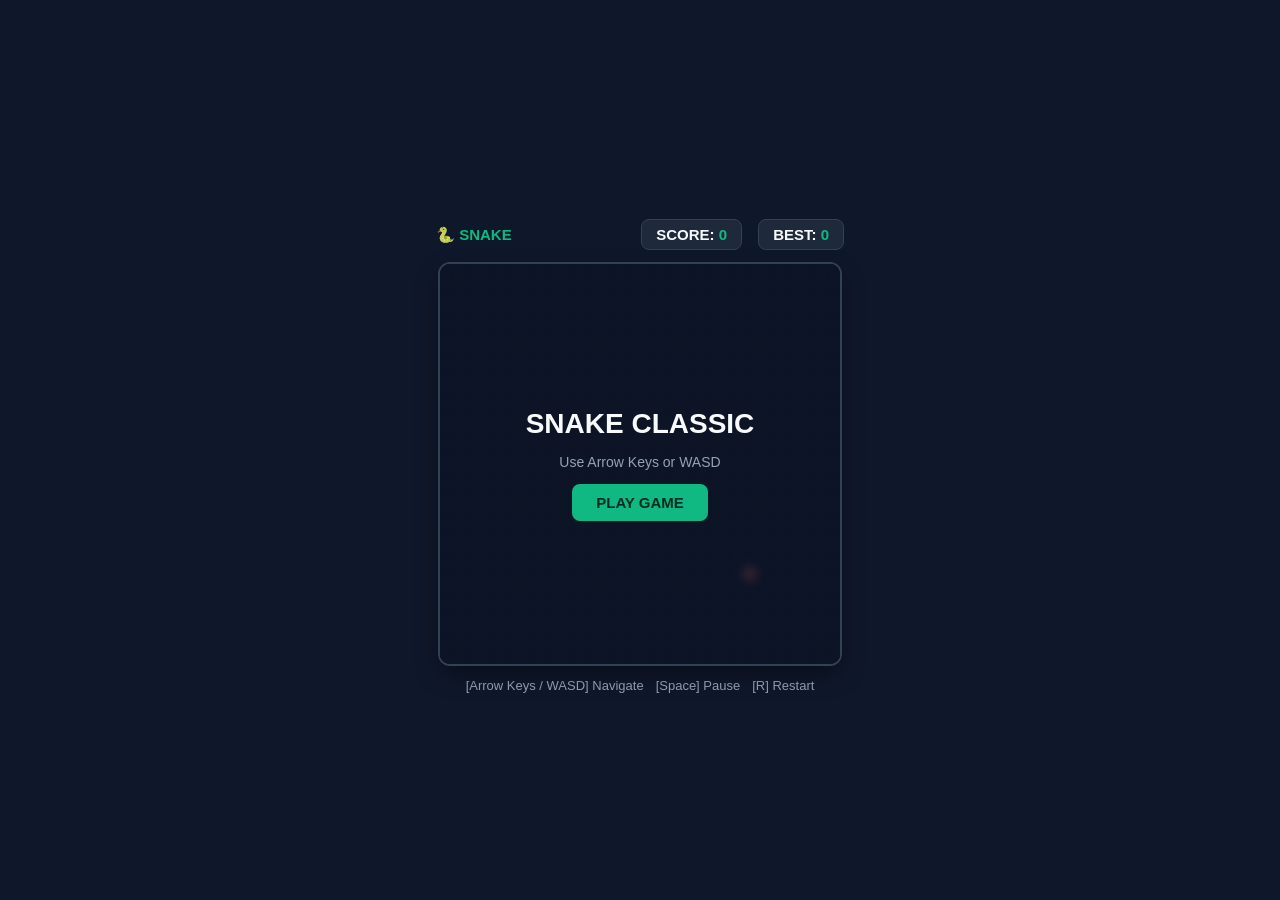
<file: public/games/snake/index.html>
<!DOCTYPE html>
<html lang="en">
<head>
  <meta charset="UTF-8">
  <meta name="viewport" content="width=device-width, initial-scale=1.0, user-scalable=no">
  <title>Snake Classic</title>
  <style>
    * { box-sizing: border-box; margin: 0; padding: 0; user-select: none; }
    body {
      background: #0f172a;
      color: #f8fafc;
      font-family: -apple-system, BlinkMacSystemFont, "Segoe UI", Roboto, sans-serif;
      display: flex;
      flex-direction: column;
      align-items: center;
      justify-content: center;
      min-height: 100vh;
      overflow: hidden;
    }
    .header {
      display: flex;
      align-items: center;
      justify-content: space-between;
      width: 100%;
      max-width: 440px;
      padding: 12px 16px;
      font-size: 15px;
      font-weight: 600;
    }
    .scores {
      display: flex;
      gap: 16px;
    }
    .score-badge {
      background: #1e293b;
      padding: 6px 14px;
      border-radius: 8px;
      border: 1px solid #334155;
    }
    .score-val { color: #10b981; font-weight: 700; }
    .canvas-container {
      position: relative;
      border: 2px solid #334155;
      border-radius: 12px;
      overflow: hidden;
      box-shadow: 0 10px 25px -5px rgba(0, 0, 0, 0.5);
      background: #020617;
    }
    canvas {
      display: block;
    }
    .overlay {
      position: absolute;
      inset: 0;
      background: rgba(15, 23, 42, 0.85);
      display: flex;
      flex-direction: column;
      align-items: center;
      justify-content: center;
      gap: 14px;
      backdrop-filter: blur(4px);
    }
    .overlay.hidden { display: none; }
    .overlay h2 { font-size: 28px; color: #f8fafc; font-weight: 800; }
    .btn {
      background: #10b981;
      color: #022c22;
      border: none;
      font-size: 15px;
      font-weight: 700;
      padding: 10px 24px;
      border-radius: 8px;
      cursor: pointer;
      transition: transform 0.1s, opacity 0.1s;
    }
    .btn:hover { opacity: 0.9; }
    .btn:active { transform: scale(0.96); }
    .controls-hint {
      margin-top: 12px;
      color: #94a3b8;
      font-size: 13px;
      display: flex;
      gap: 12px;
    }
    .d-pad {
      display: none;
      grid-template-columns: repeat(3, 50px);
      grid-template-rows: repeat(2, 50px);
      gap: 6px;
      margin-top: 14px;
    }
    @media (max-pointer: coarse), (max-width: 600px) {
      .d-pad { display: grid; }
    }
    .d-btn {
      background: #1e293b;
      border: 1px solid #334155;
      color: white;
      border-radius: 10px;
      font-size: 18px;
      display: flex;
      align-items: center;
      justify-content: center;
    }
    .d-btn:active { background: #334155; }
  </style>
</head>
<body>
  <div class="header">
    <div style="color: #10b981; font-weight: 800;">🐍 SNAKE</div>
    <div class="scores">
      <div class="score-badge">SCORE: <span id="score" class="score-val">0</span></div>
      <div class="score-badge">BEST: <span id="high-score" class="score-val">0</span></div>
    </div>
  </div>

  <div class="canvas-container">
    <canvas id="game" width="400" height="400"></canvas>
    <div id="overlay" class="overlay">
      <h2 id="overlay-title">SNAKE CLASSIC</h2>
      <p id="overlay-msg" style="color: #94a3b8; font-size: 14px;">Use Arrow Keys or WASD</p>
      <button id="start-btn" class="btn">PLAY GAME</button>
    </div>
  </div>

  <div class="controls-hint">
    <span>[Arrow Keys / WASD] Navigate</span>
    <span>[Space] Pause</span>
    <span>[R] Restart</span>
  </div>

  <div class="d-pad">
    <div></div>
    <button class="d-btn" id="btn-up">▲</button>
    <div></div>
    <button class="d-btn" id="btn-left">◀</button>
    <button class="d-btn" id="btn-down">▼</button>
    <button class="d-btn" id="btn-right">▶</button>
  </div>

  <script>
    const canvas = document.getElementById('game');
    const ctx = canvas.getContext('2d');
    const scoreEl = document.getElementById('score');
    const highScoreEl = document.getElementById('high-score');
    const overlay = document.getElementById('overlay');
    const overlayTitle = document.getElementById('overlay-title');
    const overlayMsg = document.getElementById('overlay-msg');
    const startBtn = document.getElementById('start-btn');

    const GRID_SIZE = 20;
    const TILE_COUNT = 20;
    let snake = [];
    let food = { x: 15, y: 15 };
    let dx = 1;
    let dy = 0;
    let nextDx = 1;
    let nextDy = 0;
    let score = 0;
    let highScore = parseInt(localStorage.getItem('snake_high_score') || '0', 10);
    let gameLoop = null;
    let isPaused = false;
    let isGameOver = false;
    let isPlaying = false;

    highScoreEl.textContent = highScore;

    // Simple Web Audio sounds
    let audioCtx = null;
    function playBeep(freq, type = 'sine', duration = 0.08) {
      try {
        if (!audioCtx) audioCtx = new (window.AudioContext || window.webkitAudioContext)();
        if (audioCtx.state === 'suspended') audioCtx.resume();
        const osc = audioCtx.createOscillator();
        const gain = audioCtx.createGain();
        osc.type = type;
        osc.frequency.value = freq;
        gain.gain.setValueAtTime(0.12, audioCtx.currentTime);
        gain.gain.exponentialRampToValueAtTime(0.001, audioCtx.currentTime + duration);
        osc.connect(gain);
        gain.connect(audioCtx.destination);
        osc.start();
        osc.stop(audioCtx.currentTime + duration);
      } catch (e) {}
    }

    function initGame() {
      snake = [
        { x: 10, y: 10 },
        { x: 9, y: 10 },
        { x: 8, y: 10 }
      ];
      dx = 1;
      dy = 0;
      nextDx = 1;
      nextDy = 0;
      score = 0;
      scoreEl.textContent = score;
      isGameOver = false;
      isPaused = false;
      placeFood();
    }

    function placeFood() {
      let valid = false;
      while (!valid) {
        food.x = Math.floor(Math.random() * TILE_COUNT);
        food.y = Math.floor(Math.random() * TILE_COUNT);
        valid = !snake.some(segment => segment.x === food.x && segment.y === food.y);
      }
    }

    function update() {
      if (isPaused || isGameOver || !isPlaying) return;

      dx = nextDx;
      dy = nextDy;

      const head = { x: snake[0].x + dx, y: snake[0].y + dy };

      // Wall collision
      if (head.x < 0 || head.x >= TILE_COUNT || head.y < 0 || head.y >= TILE_COUNT) {
        gameOver();
        return;
      }

      // Self collision
      if (snake.some(segment => segment.x === head.x && segment.y === head.y)) {
        gameOver();
        return;
      }

      snake.unshift(head);

      // Eat food
      if (head.x === food.x && head.y === food.y) {
        score += 10;
        scoreEl.textContent = score;
        if (score > highScore) {
          highScore = score;
          highScoreEl.textContent = highScore;
          localStorage.setItem('snake_high_score', highScore);
        }
        playBeep(520, 'triangle', 0.1);
        placeFood();
      } else {
        snake.pop();
      }
    }

    function draw() {
      // Clear
      ctx.fillStyle = '#020617';
      ctx.fillRect(0, 0, canvas.width, canvas.height);

      // Subtle grid
      ctx.strokeStyle = '#0f172a';
      ctx.lineWidth = 1;
      for (let i = 0; i <= TILE_COUNT; i++) {
        ctx.beginPath();
        ctx.moveTo(i * GRID_SIZE, 0);
        ctx.lineTo(i * GRID_SIZE, canvas.height);
        ctx.stroke();
        ctx.beginPath();
        ctx.moveTo(0, i * GRID_SIZE);
        ctx.lineTo(canvas.width, i * GRID_SIZE);
        ctx.stroke();
      }

      // Draw food
      ctx.fillStyle = '#ef4444';
      ctx.beginPath();
      const fx = food.x * GRID_SIZE + GRID_SIZE / 2;
      const fy = food.y * GRID_SIZE + GRID_SIZE / 2;
      ctx.arc(fx, fy, GRID_SIZE / 2 - 2, 0, Math.PI * 2);
      ctx.fill();

      // Food shine
      ctx.fillStyle = '#fca5a5';
      ctx.beginPath();
      ctx.arc(fx - 2, fy - 2, 2.5, 0, Math.PI * 2);
      ctx.fill();

      // Draw snake
      snake.forEach((segment, index) => {
        if (index === 0) {
          ctx.fillStyle = '#10b981'; // Head
        } else {
          const alpha = Math.max(0.4, 1 - index / snake.length * 0.5);
          ctx.fillStyle = `rgba(16, 185, 129, ${alpha})`;
        }
        ctx.beginPath();
        ctx.roundRect(
          segment.x * GRID_SIZE + 1.5,
          segment.y * GRID_SIZE + 1.5,
          GRID_SIZE - 3,
          GRID_SIZE - 3,
          index === 0 ? 5 : 3
        );
        ctx.fill();
      });
    }

    function gameOver() {
      isGameOver = true;
      isPlaying = false;
      clearInterval(gameLoop);
      playBeep(180, 'sawtooth', 0.25);
      overlayTitle.textContent = 'GAME OVER';
      overlayMsg.textContent = `Your Score: ${score}`;
      startBtn.textContent = 'PLAY AGAIN';
      overlay.classList.remove('hidden');
    }

    function startGame() {
      initGame();
      isPlaying = true;
      overlay.classList.add('hidden');
      if (gameLoop) clearInterval(gameLoop);
      gameLoop = setInterval(() => {
        update();
        draw();
      }, 100);
      draw();
    }

    function setDirection(newDx, newDy) {
      if (!isPlaying || isPaused) return;
      if (newDx !== 0 && dx !== -newDx) {
        nextDx = newDx;
        nextDy = 0;
      } else if (newDy !== 0 && dy !== -newDy) {
        nextDx = 0;
        nextDy = newDy;
      }
    }

    window.addEventListener('keydown', (e) => {
      if (['ArrowUp', 'KeyW'].includes(e.code)) {
        e.preventDefault();
        setDirection(0, -1);
      } else if (['ArrowDown', 'KeyS'].includes(e.code)) {
        e.preventDefault();
        setDirection(0, 1);
      } else if (['ArrowLeft', 'KeyA'].includes(e.code)) {
        e.preventDefault();
        setDirection(-1, 0);
      } else if (['ArrowRight', 'KeyD'].includes(e.code)) {
        e.preventDefault();
        setDirection(1, 0);
      } else if (e.code === 'Space') {
        e.preventDefault();
        if (!isPlaying) {
          startGame();
        } else {
          isPaused = !isPaused;
          if (isPaused) {
            overlayTitle.textContent = 'PAUSED';
            overlayMsg.textContent = 'Press Space to Resume';
            startBtn.textContent = 'RESUME';
            overlay.classList.remove('hidden');
          } else {
            overlay.classList.add('hidden');
          }
        }
      } else if (e.code === 'KeyR') {
        startGame();
      }
    });

    startBtn.addEventListener('click', () => {
      if (isPaused) {
        isPaused = false;
        overlay.classList.add('hidden');
      } else {
        startGame();
      }
    });

    document.getElementById('btn-up').addEventListener('click', () => setDirection(0, -1));
    document.getElementById('btn-down').addEventListener('click', () => setDirection(0, 1));
    document.getElementById('btn-left').addEventListener('click', () => setDirection(-1, 0));
    document.getElementById('btn-right').addEventListener('click', () => setDirection(1, 0));

    draw();
  </script>
</body>
</html>
</file>
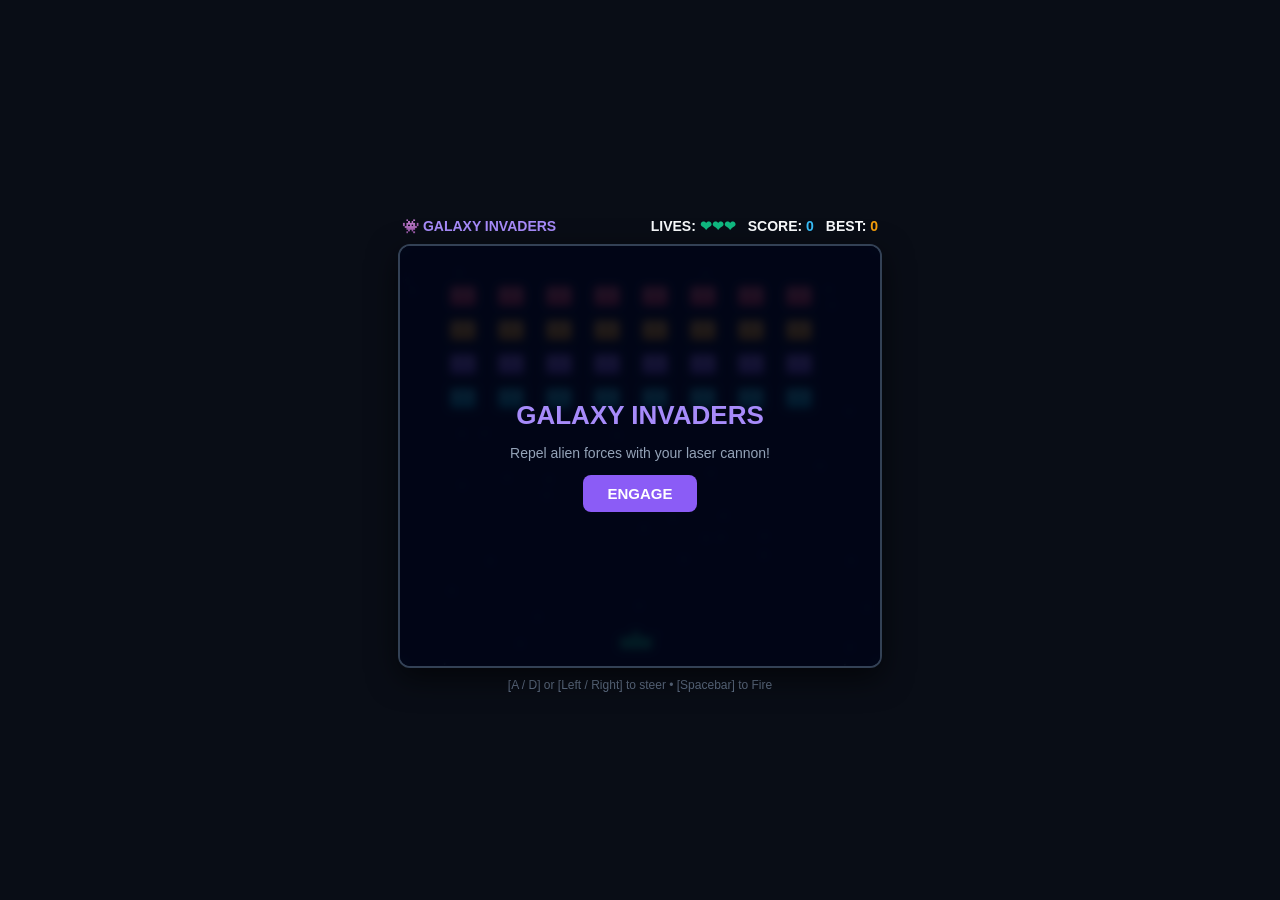
<file: public/games/space-invaders/index.html>
<!DOCTYPE html>
<html lang="en">
<head>
  <meta charset="UTF-8">
  <meta name="viewport" content="width=device-width, initial-scale=1.0, user-scalable=no">
  <title>Galaxy Invaders</title>
  <style>
    * { box-sizing: border-box; margin: 0; padding: 0; user-select: none; }
    body {
      background: #090d16;
      color: #f8fafc;
      font-family: -apple-system, BlinkMacSystemFont, "Segoe UI", Roboto, sans-serif;
      display: flex;
      flex-direction: column;
      align-items: center;
      justify-content: center;
      min-height: 100vh;
      overflow: hidden;
    }
    .top-bar {
      display: flex;
      justify-content: space-between;
      width: 100%;
      max-width: 500px;
      padding: 10px 12px;
      font-weight: 700;
      font-size: 14px;
    }
    .canvas-wrap {
      position: relative;
      border: 2px solid #334155;
      border-radius: 12px;
      overflow: hidden;
      box-shadow: 0 10px 30px rgba(0,0,0,0.6);
      background: #020617;
    }
    canvas { display: block; }
    .overlay {
      position: absolute;
      inset: 0;
      background: rgba(2, 6, 23, 0.88);
      display: flex;
      flex-direction: column;
      align-items: center;
      justify-content: center;
      gap: 14px;
      backdrop-filter: blur(4px);
    }
    .overlay.hidden { display: none; }
    .btn {
      background: #8b5cf6;
      color: #ffffff;
      border: none;
      font-weight: 700;
      font-size: 15px;
      padding: 10px 24px;
      border-radius: 8px;
      cursor: pointer;
    }
    .btn:active { transform: scale(0.96); }
    .touch-controls {
      display: none;
      margin-top: 10px;
      gap: 16px;
    }
    @media (max-pointer: coarse), (max-width: 600px) {
      .touch-controls { display: flex; }
    }
    .t-btn {
      background: #1e293b;
      border: 1px solid #334155;
      color: white;
      padding: 12px 22px;
      border-radius: 8px;
      font-weight: 700;
    }
    .hint {
      margin-top: 10px;
      font-size: 12px;
      color: #64748b;
    }
  </style>
</head>
<body>
  <div class="top-bar">
    <div style="color: #a78bfa; font-weight: 800;">👾 GALAXY INVADERS</div>
    <div style="display: flex; gap: 12px;">
      <div>LIVES: <span id="lives-el" style="color: #10b981;">❤❤❤</span></div>
      <div>SCORE: <span id="score-el" style="color: #38bdf8;">0</span></div>
      <div>BEST: <span id="best-el" style="color: #f59e0b;">0</span></div>
    </div>
  </div>

  <div class="canvas-wrap">
    <canvas id="c" width="480" height="420"></canvas>
    <div id="overlay" class="overlay">
      <h2 id="overlay-title" style="font-size: 26px; font-weight: 800; color: #a78bfa;">GALAXY INVADERS</h2>
      <p id="overlay-msg" style="color: #94a3b8; font-size: 14px;">Repel alien forces with your laser cannon!</p>
      <button id="start-btn" class="btn">ENGAGE</button>
    </div>
  </div>

  <div class="touch-controls">
    <button class="t-btn" id="t-left">◀ LEFT</button>
    <button class="t-btn" id="t-fire" style="background: #8b5cf6;">🔥 FIRE</button>
    <button class="t-btn" id="t-right">RIGHT ▶</button>
  </div>

  <div class="hint">[A / D] or [Left / Right] to steer • [Spacebar] to Fire</div>

  <script>
    const canvas = document.getElementById('c');
    const ctx = canvas.getContext('2d');
    const livesEl = document.getElementById('lives-el');
    const scoreEl = document.getElementById('score-el');
    const bestEl = document.getElementById('best-el');
    const overlay = document.getElementById('overlay');
    const overlayTitle = document.getElementById('overlay-title');
    const overlayMsg = document.getElementById('overlay-msg');
    const startBtn = document.getElementById('start-btn');

    let best = parseInt(localStorage.getItem('invaders_best') || '0', 10);
    bestEl.textContent = best;

    let isPlaying = false;
    let score = 0;
    let lives = 3;
    let player = { x: 220, y: 385, w: 32, h: 18, speed: 5 };
    let playerLasers = [];
    let alienLasers = [];
    let aliens = [];
    let alienDir = 1;
    let alienSpeed = 0.8;
    let stepTimer = 0;
    let stars = [];

    // Init stars
    for (let i = 0; i < 40; i++) {
      stars.push({ x: Math.random() * canvas.width, y: Math.random() * canvas.height, speed: Math.random() * 0.5 + 0.2 });
    }

    let audioCtx = null;
    function beep(freq, duration = 0.08, type = 'square') {
      try {
        if (!audioCtx) audioCtx = new (window.AudioContext || window.webkitAudioContext)();
        if (audioCtx.state === 'suspended') audioCtx.resume();
        const osc = audioCtx.createOscillator();
        const g = audioCtx.createGain();
        osc.type = type;
        osc.frequency.setValueAtTime(freq, audioCtx.currentTime);
        g.gain.setValueAtTime(0.08, audioCtx.currentTime);
        g.gain.exponentialRampToValueAtTime(0.001, audioCtx.currentTime + duration);
        osc.connect(g);
        g.connect(audioCtx.destination);
        osc.start();
        osc.stop(audioCtx.currentTime + duration);
      } catch (e) {}
    }

    function initAliens() {
      aliens = [];
      const rows = 4;
      const cols = 8;
      for (let r = 0; r < rows; r++) {
        for (let c = 0; c < cols; c++) {
          aliens.push({
            x: 50 + c * 48,
            y: 40 + r * 34,
            w: 26,
            h: 20,
            type: r,
            alive: true
          });
        }
      }
      alienDir = 1;
      alienSpeed = 0.9;
    }

    function fireLaser() {
      if (!isPlaying) return;
      if (playerLasers.length < 2) {
        playerLasers.push({ x: player.x + player.w / 2 - 2, y: player.y - 6, w: 4, h: 10 });
        beep(880, 0.06);
      }
    }

    function resetGame() {
      score = 0;
      lives = 3;
      scoreEl.textContent = score;
      updateLives();
      player.x = 220;
      playerLasers = [];
      alienLasers = [];
      initAliens();
    }

    function updateLives() {
      let str = '';
      for (let i = 0; i < lives; i++) str += '❤';
      livesEl.textContent = str || '0';
    }

    function update() {
      if (!isPlaying) return;

      // Player move
      if (keys['ArrowLeft'] || keys['KeyA']) player.x = Math.max(10, player.x - player.speed);
      if (keys['ArrowRight'] || keys['KeyD']) player.x = Math.min(canvas.width - player.w - 10, player.x + player.speed);

      // Player lasers
      for (let i = playerLasers.length - 1; i >= 0; i--) {
        const l = playerLasers[i];
        l.y -= 7;
        if (l.y < -10) {
          playerLasers.splice(i, 1);
          continue;
        }

        // Alien hit check
        for (let a of aliens) {
          if (a.alive && l.x > a.x && l.x < a.x + a.w && l.y > a.y && l.y < a.y + a.h) {
            a.alive = false;
            playerLasers.splice(i, 1);
            score += (4 - a.type) * 20;
            scoreEl.textContent = score;
            if (score > best) {
              best = score;
              bestEl.textContent = best;
              localStorage.setItem('invaders_best', best);
            }
            beep(320, 0.1, 'sawtooth');
            break;
          }
        }
      }

      // Move aliens
      let hitEdge = false;
      const liveAliens = aliens.filter(a => a.alive);
      if (liveAliens.length === 0) {
        // Next wave!
        initAliens();
        alienSpeed += 0.4;
        return;
      }

      liveAliens.forEach(a => {
        a.x += alienDir * alienSpeed;
        if (a.x <= 10 || a.x + a.w >= canvas.width - 10) hitEdge = true;
      });

      if (hitEdge) {
        alienDir *= -1;
        liveAliens.forEach(a => {
          a.y += 12;
          if (a.y + a.h >= player.y) {
            lives = 0;
            updateLives();
            gameOver('ALIENS OVERRAN DEFENSES');
          }
        });
      }

      // Alien fire
      if (Math.random() < 0.025 && alienLasers.length < 3 && liveAliens.length > 0) {
        const shooter = liveAliens[Math.floor(Math.random() * liveAliens.length)];
        alienLasers.push({ x: shooter.x + shooter.w / 2, y: shooter.y + shooter.h, w: 3, h: 8 });
      }

      // Alien lasers move
      for (let i = alienLasers.length - 1; i >= 0; i--) {
        const l = alienLasers[i];
        l.y += 4;
        if (l.y > canvas.height) {
          alienLasers.splice(i, 1);
          continue;
        }

        // Hit player
        if (
          l.x > player.x &&
          l.x < player.x + player.w &&
          l.y > player.y &&
          l.y < player.y + player.h
        ) {
          alienLasers.splice(i, 1);
          lives--;
          updateLives();
          beep(150, 0.25, 'sawtooth');
          if (lives <= 0) {
            gameOver('DEFENSE DESTROYED');
          }
        }
      }

      // Starfield
      stars.forEach(s => {
        s.y += s.speed;
        if (s.y > canvas.height) s.y = 0;
      });
    }

    function gameOver(reason) {
      isPlaying = false;
      overlayTitle.textContent = 'GAME OVER';
      overlayMsg.textContent = `${reason}! Score: ${score}`;
      startBtn.textContent = 'PLAY AGAIN';
      overlay.classList.remove('hidden');
    }

    function draw() {
      ctx.fillStyle = '#020617';
      ctx.fillRect(0, 0, canvas.width, canvas.height);

      // Stars
      ctx.fillStyle = '#64748b';
      stars.forEach(s => {
        ctx.fillRect(s.x, s.y, 1.5, 1.5);
      });

      // Player cannon
      ctx.fillStyle = '#10b981';
      ctx.beginPath();
      ctx.roundRect(player.x, player.y + 6, player.w, player.h - 6, 3);
      ctx.fill();
      ctx.fillRect(player.x + player.w / 2 - 3, player.y, 6, 8);

      // Player lasers
      ctx.fillStyle = '#38bdf8';
      playerLasers.forEach(l => {
        ctx.fillRect(l.x, l.y, l.w, l.h);
      });

      // Alien lasers
      ctx.fillStyle = '#f43f5e';
      alienLasers.forEach(l => {
        ctx.fillRect(l.x, l.y, l.w, l.h);
      });

      // Aliens
      const alienColors = ['#f43f5e', '#f59e0b', '#8b5cf6', '#06b6d4'];
      aliens.forEach(a => {
        if (!a.alive) return;
        ctx.fillStyle = alienColors[a.type] || '#ec4899';
        // Sprite shape
        ctx.beginPath();
        ctx.roundRect(a.x, a.y, a.w, a.h, 4);
        ctx.fill();
        // Eyes
        ctx.fillStyle = '#ffffff';
        ctx.fillRect(a.x + 5, a.y + 5, 4, 4);
        ctx.fillRect(a.x + a.w - 9, a.y + 5, 4, 4);
      });
    }

    function loop() {
      update();
      draw();
      requestAnimationFrame(loop);
    }
    loop();

    const keys = {};
    window.addEventListener('keydown', e => {
      keys[e.code] = true;
      if (e.code === 'Space') {
        e.preventDefault();
        fireLaser();
      }
    });
    window.addEventListener('keyup', e => {
      keys[e.code] = false;
    });

    startBtn.addEventListener('click', () => {
      resetGame();
      isPlaying = true;
      overlay.classList.add('hidden');
    });

    document.getElementById('t-left').addEventListener('pointerdown', () => { keys['ArrowLeft'] = true; });
    document.getElementById('t-left').addEventListener('pointerup', () => { keys['ArrowLeft'] = false; });
    document.getElementById('t-right').addEventListener('pointerdown', () => { keys['ArrowRight'] = true; });
    document.getElementById('t-right').addEventListener('pointerup', () => { keys['ArrowRight'] = false; });
    document.getElementById('t-fire').addEventListener('click', fireLaser);

    initAliens();
  </script>
</body>
</html>
</file>
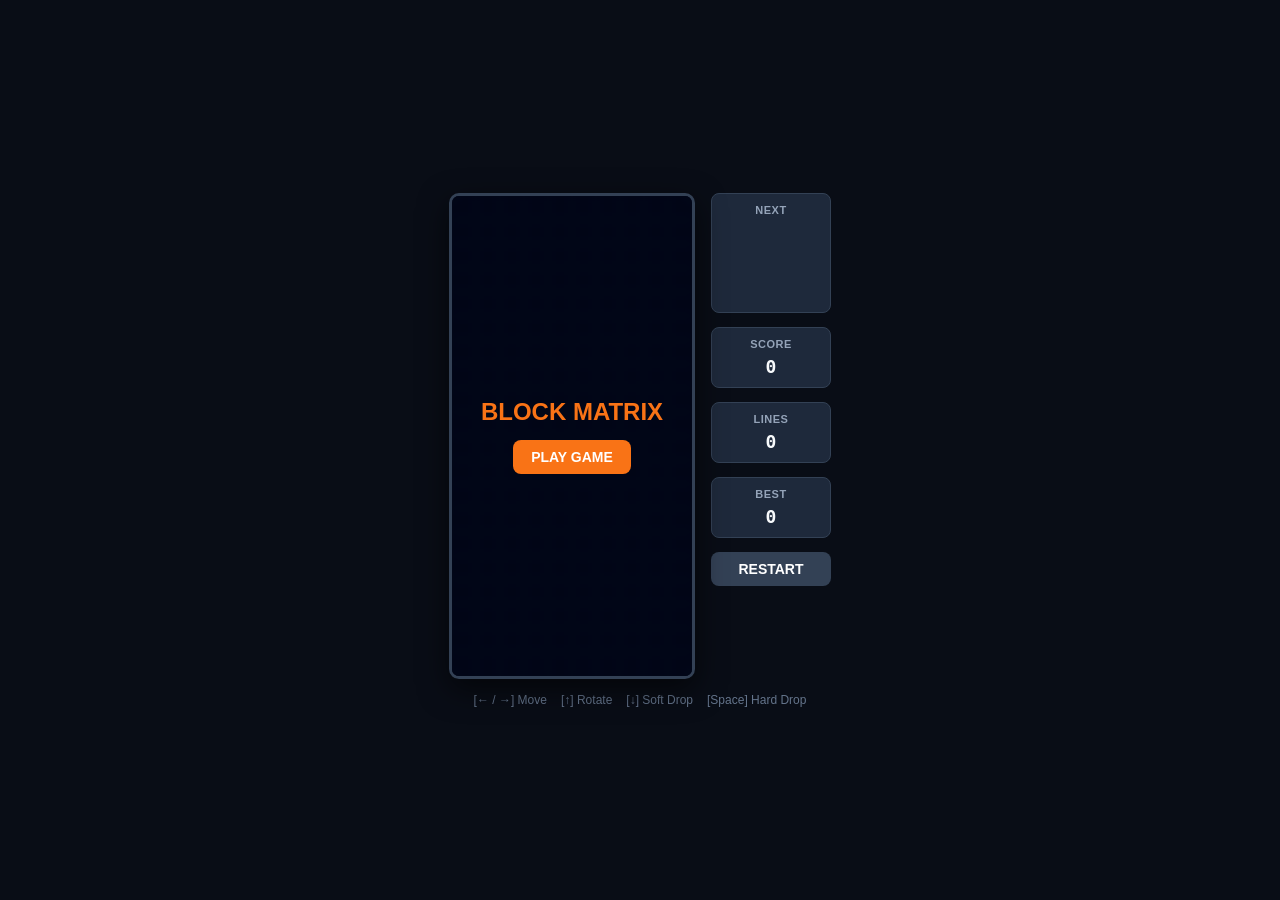
<file: public/games/tetris/index.html>
<!DOCTYPE html>
<html lang="en">
<head>
  <meta charset="UTF-8">
  <meta name="viewport" content="width=device-width, initial-scale=1.0, user-scalable=no">
  <title>Block Matrix</title>
  <style>
    * { box-sizing: border-box; margin: 0; padding: 0; user-select: none; }
    body {
      background: #090d16;
      color: #f8fafc;
      font-family: -apple-system, BlinkMacSystemFont, "Segoe UI", Roboto, sans-serif;
      display: flex;
      flex-direction: column;
      align-items: center;
      justify-content: center;
      min-height: 100vh;
      overflow: hidden;
    }
    .game-layout {
      display: flex;
      gap: 16px;
      align-items: flex-start;
    }
    .board-wrap {
      position: relative;
      border: 3px solid #334155;
      border-radius: 10px;
      overflow: hidden;
      box-shadow: 0 10px 30px rgba(0,0,0,0.6);
      background: #020617;
    }
    canvas { display: block; }
    .side-panel {
      display: flex;
      flex-direction: column;
      gap: 14px;
      width: 120px;
    }
    .panel-box {
      background: #1e293b;
      border: 1px solid #334155;
      border-radius: 8px;
      padding: 10px;
      text-align: center;
    }
    .box-title {
      font-size: 11px;
      color: #94a3b8;
      font-weight: 700;
      letter-spacing: 0.5px;
      margin-bottom: 6px;
    }
    .box-value {
      font-size: 18px;
      font-weight: 800;
      color: #f8fafc;
      font-family: monospace;
    }
    .overlay {
      position: absolute;
      inset: 0;
      background: rgba(2, 6, 23, 0.88);
      display: flex;
      flex-direction: column;
      align-items: center;
      justify-content: center;
      gap: 14px;
      backdrop-filter: blur(4px);
    }
    .overlay.hidden { display: none; }
    .btn {
      background: #f97316;
      color: #ffffff;
      border: none;
      font-weight: 700;
      font-size: 14px;
      padding: 9px 18px;
      border-radius: 8px;
      cursor: pointer;
    }
    .btn:active { transform: scale(0.96); }
    .controls-hint {
      margin-top: 14px;
      font-size: 12px;
      color: #64748b;
      display: flex;
      gap: 14px;
    }
    .mobile-controls {
      display: none;
      gap: 8px;
      margin-top: 10px;
    }
    @media (max-pointer: coarse), (max-width: 600px) {
      .mobile-controls { display: flex; }
    }
    .m-btn {
      background: #1e293b;
      border: 1px solid #334155;
      color: white;
      padding: 10px 14px;
      border-radius: 6px;
      font-weight: 700;
    }
  </style>
</head>
<body>
  <div class="game-layout">
    <div class="board-wrap">
      <canvas id="tetris" width="240" height="480"></canvas>
      <div id="overlay" class="overlay">
        <h2 id="overlay-title" style="font-size: 24px; font-weight: 800; color: #f97316;">BLOCK MATRIX</h2>
        <button id="start-btn" class="btn">PLAY GAME</button>
      </div>
    </div>

    <div class="side-panel">
      <div class="panel-box">
        <div class="box-title">NEXT</div>
        <canvas id="nextCanvas" width="80" height="80" style="margin: 0 auto;"></canvas>
      </div>
      <div class="panel-box">
        <div class="box-title">SCORE</div>
        <div id="score" class="box-value">0</div>
      </div>
      <div class="panel-box">
        <div class="box-title">LINES</div>
        <div id="lines" class="box-value">0</div>
      </div>
      <div class="panel-box">
        <div class="box-title">BEST</div>
        <div id="best" class="box-value">0</div>
      </div>
      <button id="reset-btn" class="btn" style="background: #334155;">RESTART</button>
    </div>
  </div>

  <div class="controls-hint">
    <span>[← / →] Move</span>
    <span>[↑] Rotate</span>
    <span>[↓] Soft Drop</span>
    <span>[Space] Hard Drop</span>
  </div>

  <div class="mobile-controls">
    <button class="m-btn" id="m-left">◀</button>
    <button class="m-btn" id="m-rot">⟳ ROT</button>
    <button class="m-btn" id="m-down">▼</button>
    <button class="m-btn" id="m-right">▶</button>
    <button class="m-btn" id="m-drop" style="background: #f97316;">⚡</button>
  </div>

  <script>
    const canvas = document.getElementById('tetris');
    const ctx = canvas.getContext('2d');
    const nextCanvas = document.getElementById('nextCanvas');
    const nextCtx = nextCanvas.getContext('2d');
    const scoreEl = document.getElementById('score');
    const linesEl = document.getElementById('lines');
    const bestEl = document.getElementById('best');
    const overlay = document.getElementById('overlay');
    const overlayTitle = document.getElementById('overlay-title');
    const startBtn = document.getElementById('start-btn');
    const resetBtn = document.getElementById('reset-btn');

    const COLS = 10;
    const ROWS = 20;
    const BLOCK = 24;

    let best = parseInt(localStorage.getItem('tetris_best') || '0', 10);
    bestEl.textContent = best;

    let board = [];
    let score = 0;
    let lines = 0;
    let dropInterval = 800;
    let lastDrop = 0;
    let isPlaying = false;

    const SHAPES = [
      { name: 'I', color: '#06b6d4', matrix: [[1,1,1,1]] },
      { name: 'J', color: '#3b82f6', matrix: [[1,0,0],[1,1,1]] },
      { name: 'L', color: '#f97316', matrix: [[0,0,1],[1,1,1]] },
      { name: 'O', color: '#eab308', matrix: [[1,1],[1,1]] },
      { name: 'S', color: '#10b981', matrix: [[0,1,1],[1,1,0]] },
      { name: 'T', color: '#a855f7', matrix: [[0,1,0],[1,1,1]] },
      { name: 'Z', color: '#ef4444', matrix: [[1,1,0],[0,1,1]] }
    ];

    let currentPiece = null;
    let nextPiece = null;

    let audioCtx = null;
    function beep(freq, duration = 0.06) {
      try {
        if (!audioCtx) audioCtx = new (window.AudioContext || window.webkitAudioContext)();
        if (audioCtx.state === 'suspended') audioCtx.resume();
        const osc = audioCtx.createOscillator();
        const g = audioCtx.createGain();
        osc.frequency.setValueAtTime(freq, audioCtx.currentTime);
        g.gain.setValueAtTime(0.08, audioCtx.currentTime);
        g.gain.exponentialRampToValueAtTime(0.001, audioCtx.currentTime + duration);
        osc.connect(g);
        g.connect(audioCtx.destination);
        osc.start();
        osc.stop(audioCtx.currentTime + duration);
      } catch (e) {}
    }

    function initBoard() {
      board = Array.from({ length: ROWS }, () => Array(COLS).fill(0));
    }

    function randomPiece() {
      const idx = Math.floor(Math.random() * SHAPES.length);
      const s = SHAPES[idx];
      return {
        matrix: s.matrix.map(row => [...row]),
        color: s.color,
        x: Math.floor(COLS / 2) - Math.floor(s.matrix[0].length / 2),
        y: 0
      };
    }

    function rotate(matrix) {
      const N = matrix.length;
      const M = matrix[0].length;
      const result = Array.from({ length: M }, () => Array(N).fill(0));
      for (let r = 0; r < N; r++) {
        for (let c = 0; c < M; c++) {
          result[c][N - 1 - r] = matrix[r][c];
        }
      }
      return result;
    }

    function collide(b, piece) {
      const m = piece.matrix;
      for (let r = 0; r < m.length; r++) {
        for (let c = 0; c < m[r].length; c++) {
          if (m[r][c] !== 0) {
            const newX = piece.x + c;
            const newY = piece.y + r;
            if (newX < 0 || newX >= COLS || newY >= ROWS) return true;
            if (newY >= 0 && b[newY][newX] !== 0) return true;
          }
        }
      }
      return false;
    }

    function merge(b, piece) {
      piece.matrix.forEach((row, r) => {
        row.forEach((val, c) => {
          if (val !== 0) {
            b[piece.y + r][piece.x + c] = piece.color;
          }
        });
      });
    }

    function clearLines() {
      let cleared = 0;
      for (let r = ROWS - 1; r >= 0; r--) {
        if (board[r].every(c => c !== 0)) {
          board.splice(r, 1);
          board.unshift(Array(COLS).fill(0));
          cleared++;
          r++; // check same row again
        }
      }
      if (cleared > 0) {
        const points = [0, 100, 300, 500, 800][cleared] || 1000;
        score += points;
        lines += cleared;
        scoreEl.textContent = score;
        linesEl.textContent = lines;
        if (score > best) {
          best = score;
          bestEl.textContent = best;
          localStorage.setItem('tetris_best', best);
        }
        beep(580 + cleared * 100, 0.15);
      }
    }

    function drop() {
      currentPiece.y++;
      if (collide(board, currentPiece)) {
        currentPiece.y--;
        merge(board, currentPiece);
        beep(240, 0.05);
        clearLines();
        currentPiece = nextPiece;
        nextPiece = randomPiece();
        drawNext();
        if (collide(board, currentPiece)) {
          // Game over
          isPlaying = false;
          overlayTitle.textContent = 'GAME OVER';
          startBtn.textContent = 'PLAY AGAIN';
          overlay.classList.remove('hidden');
        }
      }
    }

    function hardDrop() {
      while (!collide(board, currentPiece)) {
        currentPiece.y++;
      }
      currentPiece.y--;
      drop();
    }

    function moveLeft() {
      currentPiece.x--;
      if (collide(board, currentPiece)) currentPiece.x++;
      else beep(400, 0.03);
    }

    function moveRight() {
      currentPiece.x++;
      if (collide(board, currentPiece)) currentPiece.x--;
      else beep(400, 0.03);
    }

    function playerRotate() {
      const orig = currentPiece.matrix;
      currentPiece.matrix = rotate(currentPiece.matrix);
      if (collide(board, currentPiece)) {
        currentPiece.matrix = orig;
      } else {
        beep(480, 0.04);
      }
    }

    function getGhostY() {
      let ghostY = currentPiece.y;
      while (!collide(board, { ...currentPiece, y: ghostY + 1 })) {
        ghostY++;
      }
      return ghostY;
    }

    function draw() {
      // Board background
      ctx.fillStyle = '#020617';
      ctx.fillRect(0, 0, canvas.width, canvas.height);

      // Grid
      ctx.strokeStyle = '#0f172a';
      for (let r = 0; r < ROWS; r++) {
        for (let c = 0; c < COLS; c++) {
          ctx.strokeRect(c * BLOCK, r * BLOCK, BLOCK, BLOCK);
        }
      }

      // Board blocks
      for (let r = 0; r < ROWS; r++) {
        for (let c = 0; c < COLS; c++) {
          if (board[r][c] !== 0) {
            drawBlock(ctx, c * BLOCK, r * BLOCK, board[r][c]);
          }
        }
      }

      if (isPlaying && currentPiece) {
        // Ghost Piece
        const ghostY = getGhostY();
        currentPiece.matrix.forEach((row, r) => {
          row.forEach((val, c) => {
            if (val !== 0) {
              ctx.strokeStyle = currentPiece.color;
              ctx.lineWidth = 1.5;
              ctx.strokeRect((currentPiece.x + c) * BLOCK + 1, (ghostY + r) * BLOCK + 1, BLOCK - 2, BLOCK - 2);
            }
          });
        });

        // Active Piece
        currentPiece.matrix.forEach((row, r) => {
          row.forEach((val, c) => {
            if (val !== 0) {
              drawBlock(ctx, (currentPiece.x + c) * BLOCK, (currentPiece.y + r) * BLOCK, currentPiece.color);
            }
          });
        });
      }
    }

    function drawBlock(cContext, x, y, color) {
      cContext.fillStyle = color;
      cContext.fillRect(x + 1, y + 1, BLOCK - 2, BLOCK - 2);
      cContext.fillStyle = 'rgba(255, 255, 255, 0.3)';
      cContext.fillRect(x + 1, y + 1, BLOCK - 2, 3);
    }

    function drawNext() {
      nextCtx.fillStyle = '#1e293b';
      nextCtx.fillRect(0, 0, nextCanvas.width, nextCanvas.height);
      if (!nextPiece) return;
      const m = nextPiece.matrix;
      const offX = Math.floor((nextCanvas.width - m[0].length * 16) / 2);
      const offY = Math.floor((nextCanvas.height - m.length * 16) / 2);
      m.forEach((row, r) => {
        row.forEach((val, c) => {
          if (val !== 0) {
            nextCtx.fillStyle = nextPiece.color;
            nextCtx.fillRect(offX + c * 16, offY + r * 16, 14, 14);
          }
        });
      });
    }

    function loop(time = 0) {
      if (isPlaying) {
        if (time - lastDrop > dropInterval) {
          drop();
          lastDrop = time;
        }
      }
      draw();
      requestAnimationFrame(loop);
    }

    function startGame() {
      initBoard();
      score = 0;
      lines = 0;
      scoreEl.textContent = '0';
      linesEl.textContent = '0';
      currentPiece = randomPiece();
      nextPiece = randomPiece();
      drawNext();
      isPlaying = true;
      overlay.classList.add('hidden');
    }

    window.addEventListener('keydown', (e) => {
      if (!isPlaying) return;
      if (e.code === 'ArrowLeft' || e.code === 'KeyA') { e.preventDefault(); moveLeft(); }
      if (e.code === 'ArrowRight' || e.code === 'KeyD') { e.preventDefault(); moveRight(); }
      if (e.code === 'ArrowUp' || e.code === 'KeyW') { e.preventDefault(); playerRotate(); }
      if (e.code === 'ArrowDown' || e.code === 'KeyS') { e.preventDefault(); drop(); }
      if (e.code === 'Space') { e.preventDefault(); hardDrop(); }
    });

    startBtn.addEventListener('click', startGame);
    resetBtn.addEventListener('click', startGame);

    document.getElementById('m-left').addEventListener('click', moveLeft);
    document.getElementById('m-right').addEventListener('click', moveRight);
    document.getElementById('m-rot').addEventListener('click', playerRotate);
    document.getElementById('m-down').addEventListener('click', drop);
    document.getElementById('m-drop').addEventListener('click', hardDrop);

    initBoard();
    loop();
  </script>
</body>
</html>
</file>
